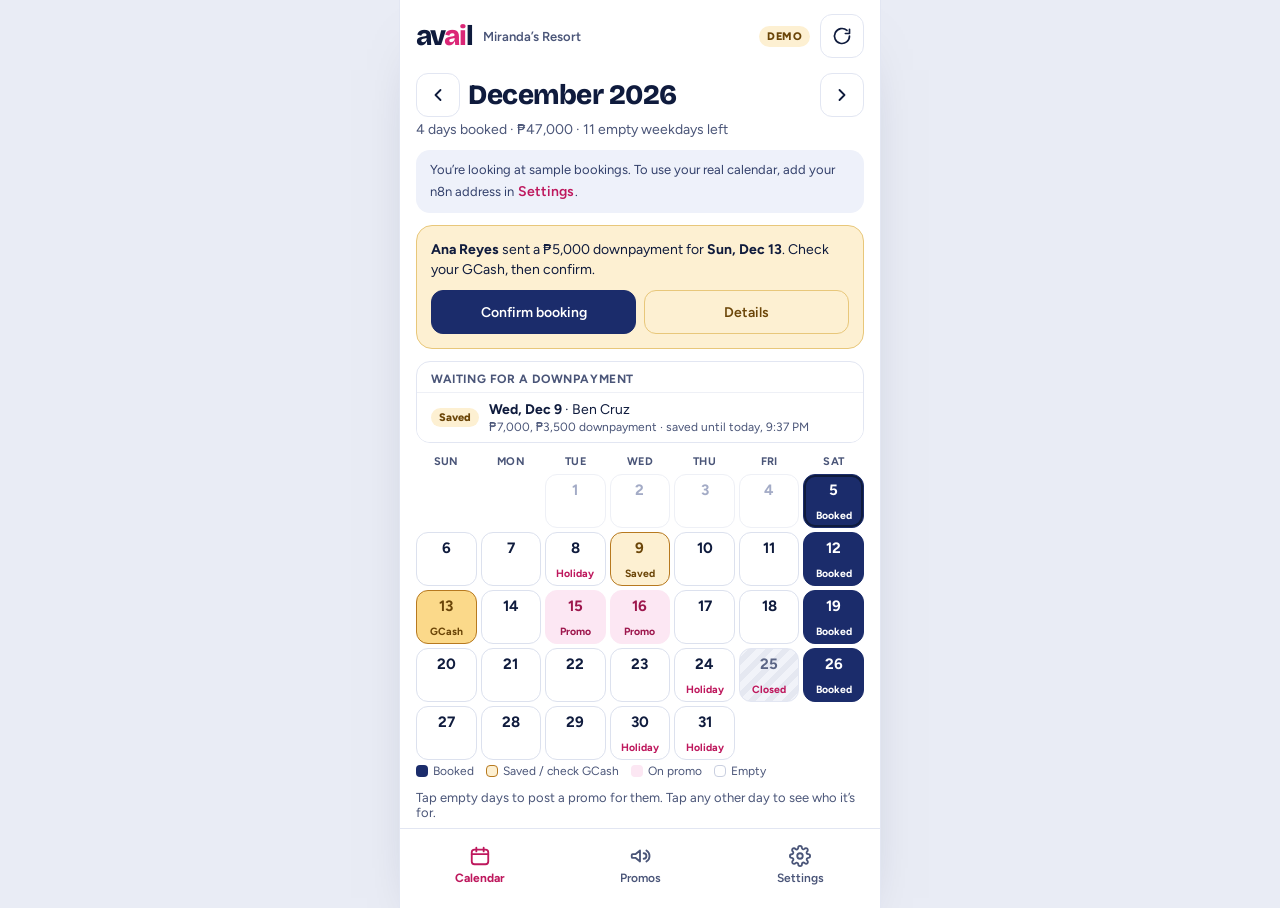
<file: index.html>
<!doctype html>
<html lang="en">
<head>
<meta charset="utf-8">
<meta name="viewport" content="width=device-width, initial-scale=1">
<title>avail</title>
<meta http-equiv="refresh" content="0; url=app/">
<link rel="canonical" href="app/">
<style>body{margin:0;min-height:100vh;display:grid;place-items:center;font-family:system-ui,sans-serif;background:#fff;color:#0F1B3D}a{color:#BE185D}</style>
</head>
<body>
<p>Opening the <a href="app/">avail app</a>…</p>
<script>location.replace('app/');</script>
</body>
</html>
</file>
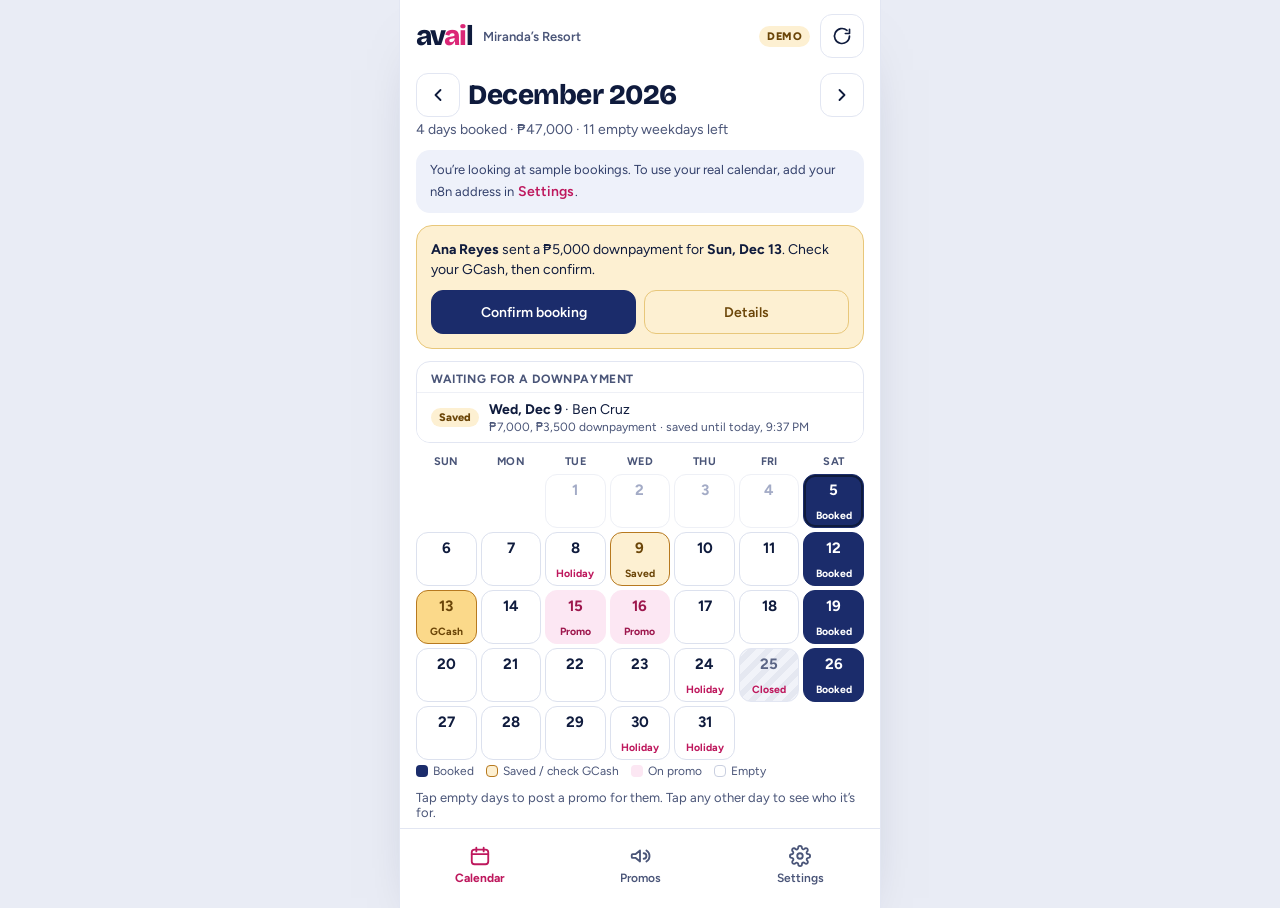
<file: app/index.html>
<!doctype html>
<html lang="en">
<head>
<meta charset="utf-8">
<meta name="viewport" content="width=device-width, initial-scale=1, viewport-fit=cover">
<meta name="theme-color" content="#1B2C6B">
<meta name="description" content="avail: fill empty resort days with Facebook promos, and answer guests with the exact price.">
<title>avail</title>
<link rel="manifest" href="manifest.webmanifest">
<link rel="icon" href="icon.svg" type="image/svg+xml">
<link rel="apple-touch-icon" href="icon-192.png">
<meta name="apple-mobile-web-app-capable" content="yes">
<meta name="apple-mobile-web-app-title" content="avail">
<link rel="preconnect" href="https://fonts.googleapis.com">
<link rel="preconnect" href="https://fonts.gstatic.com" crossorigin>
<link rel="stylesheet" href="https://fonts.googleapis.com/css2?family=Bricolage+Grotesque:opsz,wght@12..96,600;12..96,800&family=Figtree:wght@400;500;600;700;800&display=swap">
<link rel="stylesheet" href="app.css">
</head>
<body>
<div class="app">
  <header class="top">
    <div class="brand" aria-label="avail">av<span>ai</span>l</div>
    <div class="resort" id="resortName"></div>
    <span class="mode" id="mode" hidden>DEMO</span>
    <button type="button" class="iconbtn" id="refresh" data-act="refresh" aria-label="Refresh">
      <svg viewBox="0 0 24 24" fill="none" stroke="currentColor" stroke-width="2" stroke-linecap="round" stroke-linejoin="round" aria-hidden="true"><path d="M21 12a9 9 0 1 1-3-6.7"/><path d="M21 4v5h-5"/></svg>
    </button>
  </header>
  <main id="main" tabindex="-1"></main>
</div>

<div class="picksheet" id="pick" hidden></div>

<nav class="tabs" aria-label="Main">
  <button type="button" data-act="tab" data-view="calendar">
    <svg viewBox="0 0 24 24" fill="none" stroke="currentColor" stroke-width="2" stroke-linecap="round" stroke-linejoin="round" aria-hidden="true"><rect x="3" y="5" width="18" height="16" rx="3"/><path d="M3 10h18M8 3v4M16 3v4"/></svg>
    Calendar
  </button>
  <button type="button" data-act="tab" data-view="promos">
    <svg viewBox="0 0 24 24" fill="none" stroke="currentColor" stroke-width="2" stroke-linecap="round" stroke-linejoin="round" aria-hidden="true"><path d="M3 11v2a1 1 0 0 0 1 1h3l5 4V6L7 10H4a1 1 0 0 0-1 1z"/><path d="M16 9a3 3 0 0 1 0 6M19 6a7 7 0 0 1 0 12"/></svg>
    Promos
  </button>
  <button type="button" data-act="tab" data-view="settings">
    <svg viewBox="0 0 24 24" fill="none" stroke="currentColor" stroke-width="2" stroke-linecap="round" stroke-linejoin="round" aria-hidden="true"><circle cx="12" cy="12" r="3"/><path d="M19.4 15a1.7 1.7 0 0 0 .3 1.8l.1.1a2 2 0 1 1-2.8 2.8l-.1-.1a1.7 1.7 0 0 0-1.8-.3 1.7 1.7 0 0 0-1 1.5V21a2 2 0 1 1-4 0v-.1a1.7 1.7 0 0 0-1.1-1.5 1.7 1.7 0 0 0-1.8.3l-.1.1a2 2 0 1 1-2.8-2.8l.1-.1a1.7 1.7 0 0 0 .3-1.8 1.7 1.7 0 0 0-1.5-1H3a2 2 0 1 1 0-4h.1a1.7 1.7 0 0 0 1.5-1.1 1.7 1.7 0 0 0-.3-1.8l-.1-.1a2 2 0 1 1 2.8-2.8l.1.1a1.7 1.7 0 0 0 1.8.3H9a1.7 1.7 0 0 0 1-1.5V3a2 2 0 1 1 4 0v.1a1.7 1.7 0 0 0 1 1.5 1.7 1.7 0 0 0 1.8-.3l.1-.1a2 2 0 1 1 2.8 2.8l-.1.1a1.7 1.7 0 0 0-.3 1.8V9a1.7 1.7 0 0 0 1.5 1H21a2 2 0 1 1 0 4h-.1a1.7 1.7 0 0 0-1.5 1z"/></svg>
    Settings
  </button>
</nav>

<div class="overlay" id="sheet" hidden></div>
<div class="toast" id="toast" role="status" aria-live="polite" hidden></div>

<script src="../backend/engine/engine.js"></script>
<script src="demo.js"></script>
<script src="app.js"></script>
</body>
</html>
</file>
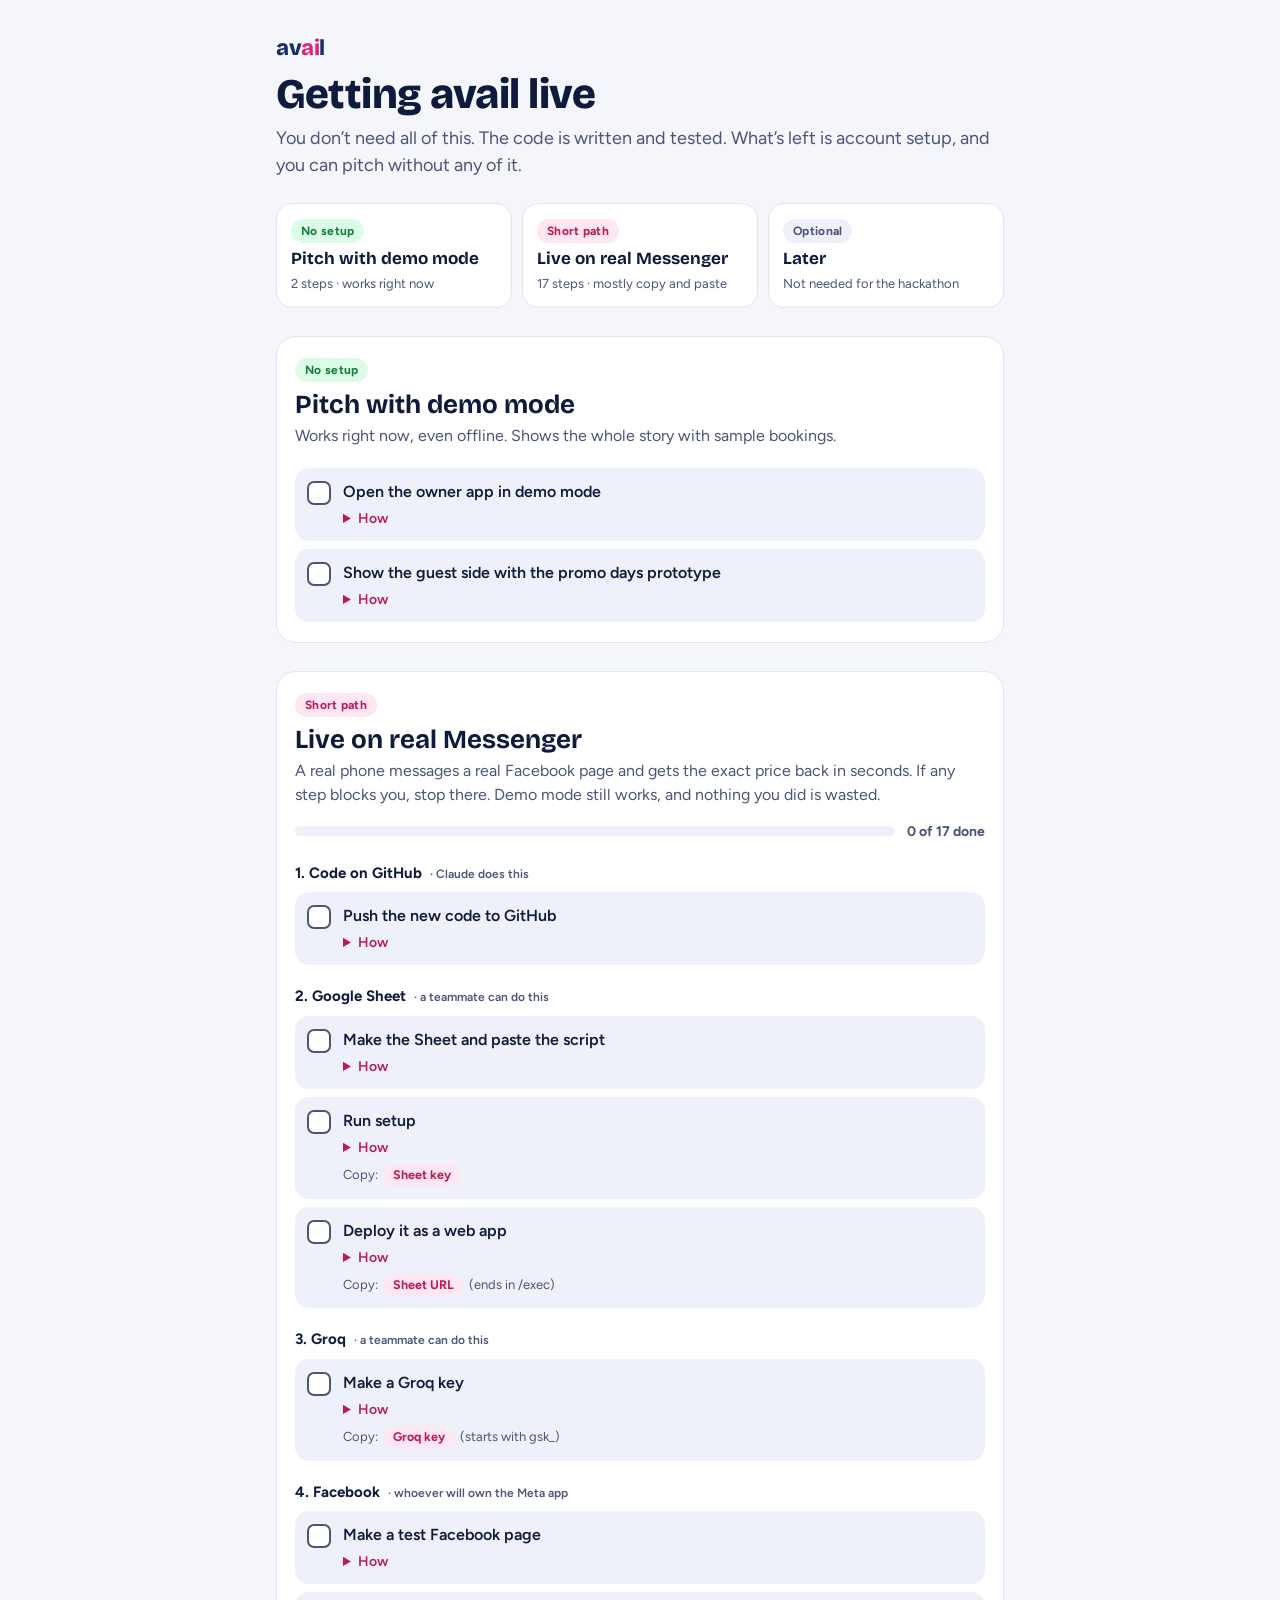
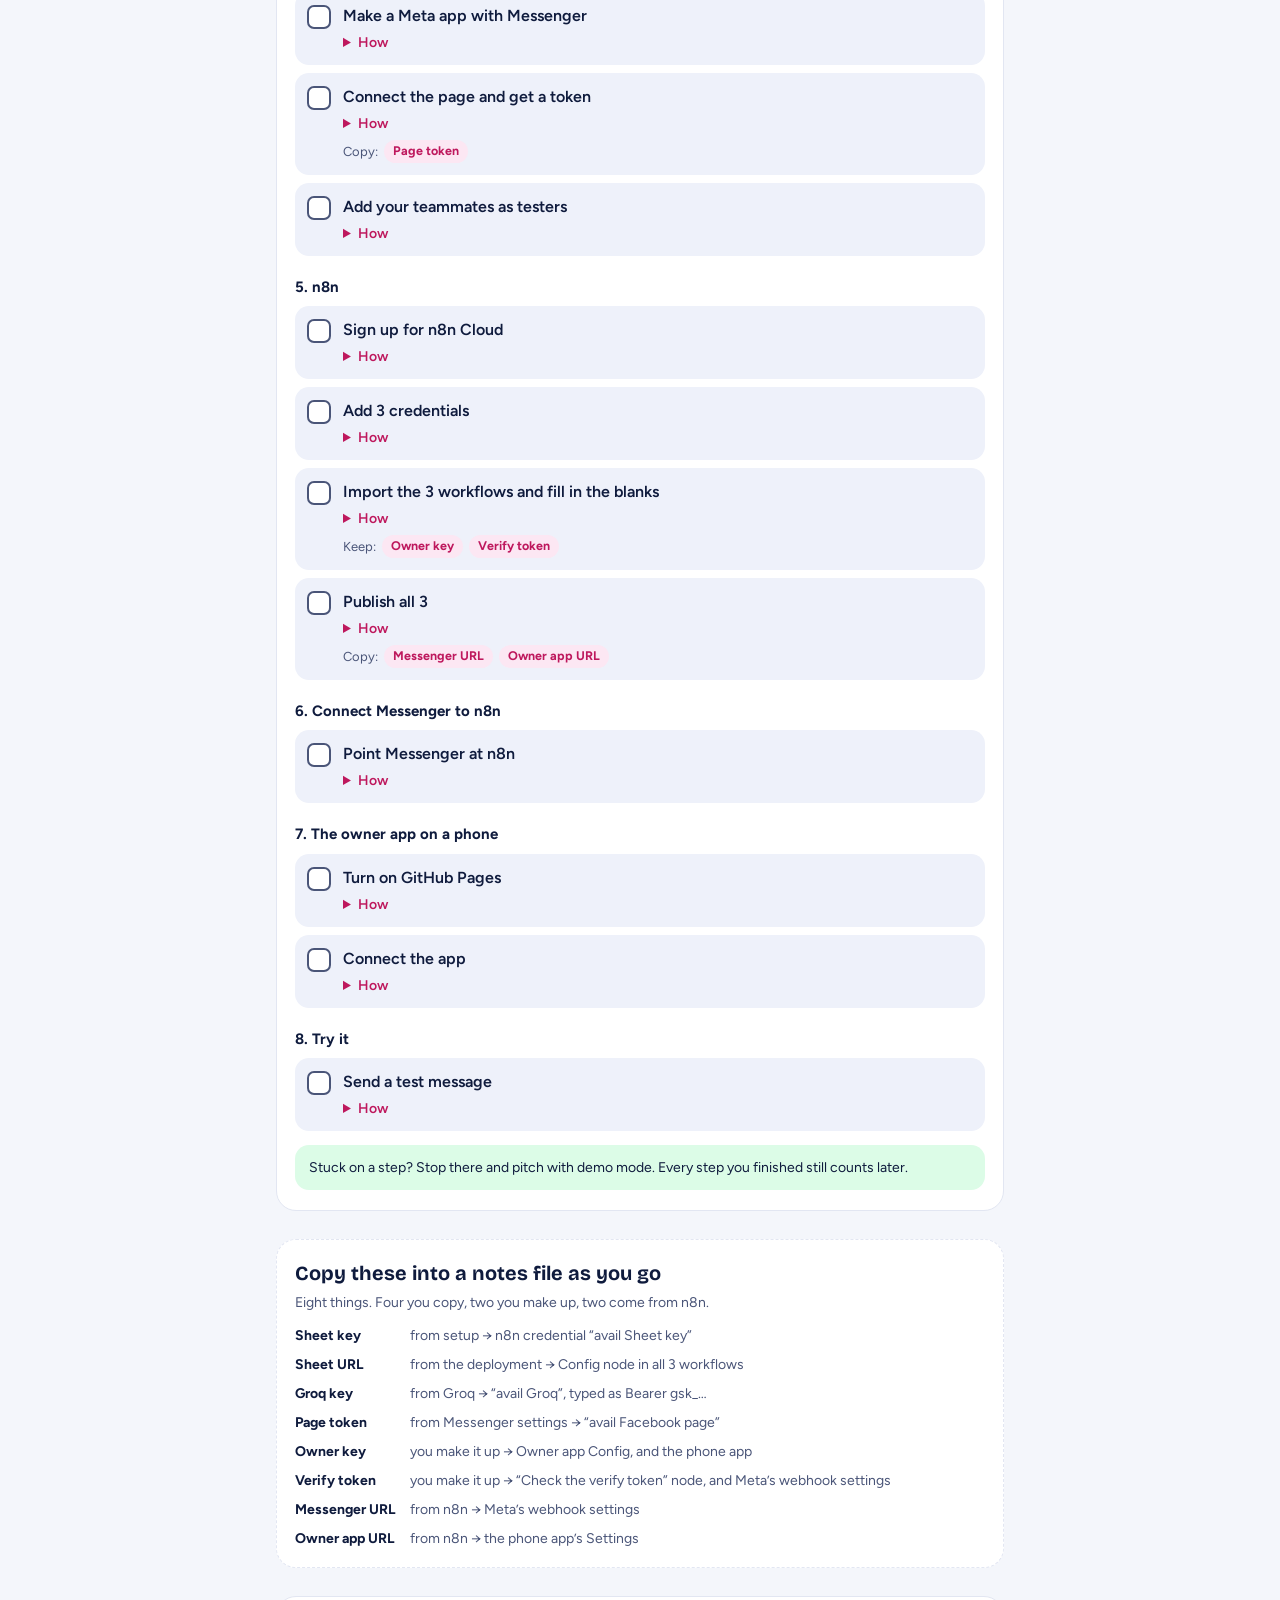
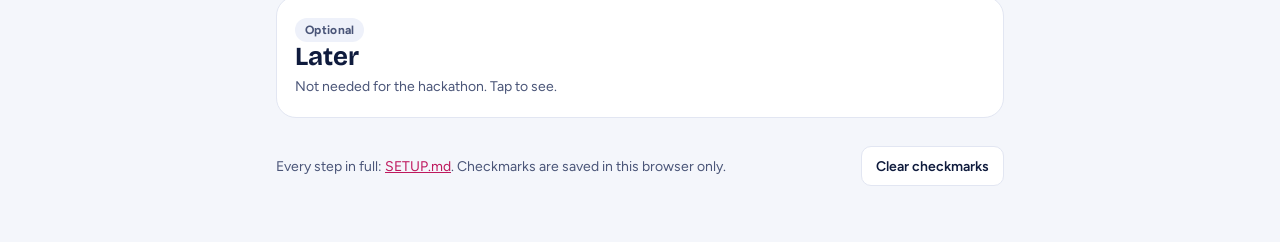
<file: checklist.html>
<!doctype html>
<html lang="en">
<head>
<meta charset="utf-8">
<meta name="viewport" content="width=device-width, initial-scale=1">
<title>avail setup checklist</title>
<link rel="preconnect" href="https://fonts.googleapis.com">
<link rel="preconnect" href="https://fonts.gstatic.com" crossorigin>
<link href="https://fonts.googleapis.com/css2?family=Bricolage+Grotesque:opsz,wght@12..96,700;12..96,800&family=Figtree:wght@400;500;600;700&display=swap" rel="stylesheet">
<style>
  :root {
    --bg: #F4F6FB; --card: #FFFFFF; --ink: #0F1B3D; --muted: #4A5578; --line: #E2E6F2; --soft: #EEF1FA;
    --navy: #1B2C6B; --pink: #DB2777; --pink-text: #BE185D; --pink-soft: #FCE7F3;
    --green: #15803D; --green-soft: #DCFCE7; --check: #DB2777;
  }
  @media (prefers-color-scheme: dark) {
    :root:not([data-theme="light"]) {
      --bg: #0B1022; --card: #131A33; --ink: #E8ECF8; --muted: #A3ADCB; --line: #26304F; --soft: #1B2442;
      --navy: #A9B8F5; --pink: #F472B6; --pink-text: #F9A8D4; --pink-soft: #3A1730;
      --green: #4ADE80; --green-soft: #12301F; --check: #F472B6;
    }
  }
  :root[data-theme="dark"] {
    --bg: #0B1022; --card: #131A33; --ink: #E8ECF8; --muted: #A3ADCB; --line: #26304F; --soft: #1B2442;
    --navy: #A9B8F5; --pink: #F472B6; --pink-text: #F9A8D4; --pink-soft: #3A1730;
    --green: #4ADE80; --green-soft: #12301F; --check: #F472B6;
  }
  * { box-sizing: border-box; }
  html { -webkit-text-size-adjust: 100%; }
  body { margin: 0; background: var(--bg); color: var(--ink); font-family: Figtree, "Segoe UI", system-ui, sans-serif; line-height: 1.5; }
  a { color: var(--pink-text); }
  code { font-family: Consolas, "Cascadia Mono", monospace; font-size: .92em; background: var(--soft); padding: 1px 6px; border-radius: 6px; overflow-wrap: anywhere; }
  .wrap { max-width: 760px; margin: 0 auto; padding: 32px 16px 56px; }
  .hfont { font-family: "Bricolage Grotesque", Figtree, sans-serif; }

  header .brand { font-family: "Bricolage Grotesque", Figtree, sans-serif; font-weight: 800; font-size: 22px; letter-spacing: -.5px; color: var(--navy); }
  header .brand span { color: var(--pink); }
  h1 { margin: 6px 0 8px; font-family: "Bricolage Grotesque", Figtree, sans-serif; font-weight: 800; font-size: clamp(30px, 6vw, 42px); line-height: 1.1; letter-spacing: -.5px; }
  .lead { margin: 0; font-size: 18px; color: var(--muted); max-width: 60ch; }

  .paths { display: grid; grid-template-columns: repeat(3, minmax(0, 1fr)); gap: 10px; margin: 24px 0 8px; }
  .paths a { display: block; text-decoration: none; color: var(--ink); background: var(--card); border: 1px solid var(--line); border-radius: 16px; padding: 14px; }
  .paths a:hover { border-color: var(--pink); }
  .paths b { display: block; font-family: "Bricolage Grotesque", Figtree, sans-serif; font-size: 17px; margin-top: 6px; line-height: 1.2; }
  .paths small { display: block; color: var(--muted); font-size: 13px; margin-top: 4px; }
  @media (max-width: 560px) { .paths { grid-template-columns: 1fr; } }

  .badge { display: inline-block; font-size: 12px; font-weight: 700; letter-spacing: .3px; padding: 3px 10px; border-radius: 999px; }
  .badge.green { background: var(--green-soft); color: var(--green); }
  .badge.pink { background: var(--pink-soft); color: var(--pink-text); }
  .badge.grey { background: var(--soft); color: var(--muted); }

  .path { margin-top: 28px; background: var(--card); border: 1px solid var(--line); border-radius: 20px; padding: 20px 18px; }
  .path h2 { margin: 8px 0 4px; font-family: "Bricolage Grotesque", Figtree, sans-serif; font-size: 26px; line-height: 1.15; }
  .path > p, .path-head p { margin: 0; color: var(--muted); }
  .progress { display: flex; align-items: center; gap: 12px; margin-top: 14px; }
  .bar { flex: 1; height: 10px; border-radius: 999px; background: var(--soft); overflow: hidden; }
  .bar i { display: block; height: 100%; width: 0; background: linear-gradient(90deg, var(--navy), var(--pink)); border-radius: 999px; transition: width .2s; }
  .progress span { font-size: 14px; font-weight: 700; color: var(--muted); white-space: nowrap; }

  .group { margin-top: 20px; }
  .group h3 { margin: 0 0 8px; font-size: 15px; display: flex; align-items: baseline; gap: 8px; flex-wrap: wrap; }
  .group h3 .who { font-size: 12px; font-weight: 600; color: var(--muted); }
  .steps { list-style: none; margin: 0; padding: 0; display: flex; flex-direction: column; gap: 8px; }
  .step { display: flex; gap: 12px; align-items: flex-start; padding: 12px; border-radius: 14px; background: var(--soft); }
  .step input { appearance: none; width: 24px; height: 24px; margin: 1px 0 0; flex-shrink: 0; border: 2px solid var(--muted); border-radius: 7px; background: var(--card); cursor: pointer; display: grid; place-items: center; }
  .step input:checked { background: var(--check); border-color: var(--check); }
  .step input:checked::after { content: ""; width: 6px; height: 11px; border: solid #fff; border-width: 0 2.5px 2.5px 0; transform: rotate(45deg) translate(-1px, -1px); }
  .step input:focus-visible, summary:focus-visible, button:focus-visible, .paths a:focus-visible { outline: 3px solid var(--pink); outline-offset: 2px; }
  .step .body { flex: 1; min-width: 0; }
  .step label { font-weight: 600; cursor: pointer; }
  .step.done label { text-decoration: line-through; color: var(--muted); }
  .step details { margin-top: 4px; }
  .step summary { cursor: pointer; color: var(--pink-text); font-size: 14px; font-weight: 600; width: fit-content; }
  .step details p, .step details ul { margin: 6px 0 0; font-size: 14px; color: var(--muted); }
  .step details ul { padding-left: 18px; }
  .copy { margin-top: 6px; display: flex; flex-wrap: wrap; gap: 6px; align-items: center; font-size: 13px; color: var(--muted); }
  .chip { display: inline-block; padding: 2px 9px; border-radius: 999px; background: var(--pink-soft); color: var(--pink-text); font-weight: 700; font-size: 12.5px; }

  .values { margin-top: 28px; border: 1px dashed var(--line); border-radius: 20px; padding: 18px; background: var(--card); }
  .values h2 { margin: 0 0 4px; font-family: "Bricolage Grotesque", Figtree, sans-serif; font-size: 20px; }
  .values p { margin: 0 0 12px; color: var(--muted); font-size: 14px; }
  .values dl { display: grid; grid-template-columns: max-content 1fr; gap: 8px 14px; margin: 0; font-size: 14px; }
  .values dt { font-weight: 700; }
  .values dd { margin: 0; color: var(--muted); }
  @media (max-width: 480px) { .values dl { grid-template-columns: 1fr; gap: 2px; } .values dd { margin-bottom: 8px; } }

  .later summary { cursor: pointer; list-style: none; }
  .later summary::-webkit-details-marker { display: none; }
  .later summary h2 { display: inline; }
  .later summary .hint { display: block; color: var(--muted); font-size: 14px; margin-top: 4px; }
  .later ul { margin: 14px 0 0; padding-left: 20px; color: var(--muted); }
  .later li { margin-bottom: 8px; }
  .later li b { color: var(--ink); }

  footer { margin-top: 28px; display: flex; justify-content: space-between; align-items: center; gap: 12px; flex-wrap: wrap; font-size: 14px; color: var(--muted); }
  footer button { min-height: 40px; padding: 0 14px; border-radius: 10px; border: 1px solid var(--line); background: var(--card); color: var(--ink); font: 600 14px Figtree, sans-serif; cursor: pointer; }
  .note { margin-top: 14px; padding: 12px 14px; border-radius: 14px; background: var(--green-soft); color: var(--ink); font-size: 14px; }
</style>
</head>
<body>
<main class="wrap">
  <header>
    <div class="brand">av<span>ai</span>l</div>
    <h1>Getting avail live</h1>
    <p class="lead">You don’t need all of this. The code is written and tested. What’s left is account setup, and you can pitch without any of it.</p>
  </header>

  <nav class="paths" aria-label="Pick a path">
    <a href="#demo"><span class="badge green">No setup</span><b>Pitch with demo mode</b><small>2 steps · works right now</small></a>
    <a href="#live"><span class="badge pink">Short path</span><b>Live on real Messenger</b><small>17 steps · mostly copy and paste</small></a>
    <a href="#later"><span class="badge grey">Optional</span><b>Later</b><small>Not needed for the hackathon</small></a>
  </nav>

  <!-- Path A -->
  <section class="path" id="demo">
    <span class="badge green">No setup</span>
    <h2>Pitch with demo mode</h2>
    <p>Works right now, even offline. Shows the whole story with sample bookings.</p>
    <div class="group">
      <ol class="steps">
        <li class="step">
          <input type="checkbox" id="a1" data-path="a">
          <div class="body">
            <label for="a1">Open the owner app in demo mode</label>
            <details><summary>How</summary>
              <p>In the <code>avail-ph</code> folder, run <code>python -m http.server 8765</code>, then open <code>http://localhost:8765/app/</code>. Once the code is on GitHub with Pages turned on, the GitHub address works on any phone too.</p>
              <p>It starts with sample bookings. You can pick empty days, draft a post, publish it as a promo, and confirm a guest’s downpayment.</p>
            </details>
          </div>
        </li>
        <li class="step">
          <input type="checkbox" id="a2" data-path="a">
          <div class="body">
            <label for="a2">Show the guest side with the promo days prototype</label>
            <details><summary>How</summary>
              <p>Open <code>promo-days.html</code> from the same folder, or the <a href="https://claude.ai/artifact/7SY22QvDburFmsG8zeSDRy" target="_blank" rel="noopener">published promo days page</a>. Use “Try it as a guest” to show a guest getting the exact price and the day being saved for them.</p>
            </details>
          </div>
        </li>
      </ol>
    </div>
  </section>

  <!-- Path B -->
  <section class="path" id="live">
    <span class="badge pink">Short path</span>
    <h2>Live on real Messenger</h2>
    <p>A real phone messages a real Facebook page and gets the exact price back in seconds. If any step blocks you, stop there. Demo mode still works, and nothing you did is wasted.</p>
    <div class="progress"><div class="bar" aria-hidden="true"><i></i></div><span id="count" role="status">0 of 17 done</span></div>

    <div class="group">
      <h3>1. Code on GitHub <span class="who">· Claude does this</span></h3>
      <ol class="steps">
        <li class="step"><input type="checkbox" id="b1" data-path="b"><div class="body">
          <label for="b1">Push the new code to GitHub</label>
          <details><summary>How</summary><p>Tell Claude “push it”. The code is only on your computer right now.</p></details>
        </div></li>
      </ol>
    </div>

    <div class="group">
      <h3>2. Google Sheet <span class="who">· a teammate can do this</span></h3>
      <ol class="steps">
        <li class="step"><input type="checkbox" id="b2" data-path="b"><div class="body">
          <label for="b2">Make the Sheet and paste the script</label>
          <details><summary>How</summary><p>New Google Sheet → Extensions → Apps Script → delete what’s there → paste everything from <code>backend/sheet/Code.gs</code> → Save.</p></details>
        </div></li>
        <li class="step"><input type="checkbox" id="b3" data-path="b"><div class="body">
          <label for="b3">Run setup</label>
          <details><summary>How</summary><p>Pick <code>setup</code> in the function menu at the top → Run → allow access. If Google says it hasn’t verified the app, click Advanced → Go to avail. It’s your own script. A box then shows the key.</p></details>
          <div class="copy">Copy: <span class="chip">Sheet key</span></div>
        </div></li>
        <li class="step"><input type="checkbox" id="b4" data-path="b"><div class="body">
          <label for="b4">Deploy it as a web app</label>
          <details><summary>How</summary><p>Deploy → New deployment → Web app. Execute as: Me. Who has access: Anyone → Deploy.</p></details>
          <div class="copy">Copy: <span class="chip">Sheet URL</span> (ends in /exec)</div>
        </div></li>
      </ol>
    </div>

    <div class="group">
      <h3>3. Groq <span class="who">· a teammate can do this</span></h3>
      <ol class="steps">
        <li class="step"><input type="checkbox" id="b5" data-path="b"><div class="body">
          <label for="b5">Make a Groq key</label>
          <details><summary>How</summary><p>Sign up at <code>console.groq.com</code> (free plan) → API Keys → Create API Key.</p></details>
          <div class="copy">Copy: <span class="chip">Groq key</span> (starts with gsk_)</div>
        </div></li>
      </ol>
    </div>

    <div class="group">
      <h3>4. Facebook <span class="who">· whoever will own the Meta app</span></h3>
      <ol class="steps">
        <li class="step"><input type="checkbox" id="b6" data-path="b"><div class="body">
          <label for="b6">Make a test Facebook page</label>
          <details><summary>How</summary><p>Any name, like “avail demo resort”. Don’t use the resort’s real page. Use an established Facebook account: brand-new ones sometimes get blocked from Meta’s developer tools.</p></details>
        </div></li>
        <li class="step"><input type="checkbox" id="b7" data-path="b"><div class="body">
          <label for="b7">Make a Meta app with Messenger</label>
          <details><summary>How</summary><p><code>developers.facebook.com</code> → register as a developer if asked → My Apps → Create App → pick the Messenger option (Business type if it asks).</p></details>
        </div></li>
        <li class="step"><input type="checkbox" id="b8" data-path="b"><div class="body">
          <label for="b8">Connect the page and get a token</label>
          <details><summary>How</summary><p>In the app’s Messenger settings, connect your test page, then click Generate token. If replies stop working later, generate a new one.</p></details>
          <div class="copy">Copy: <span class="chip">Page token</span></div>
        </div></li>
        <li class="step"><input type="checkbox" id="b9" data-path="b"><div class="body">
          <label for="b9">Add your teammates as testers</label>
          <details><summary>How</summary><p>App roles → Add Testers. Each teammate has to accept the invite. Until Meta reviews the app, only people with a role on it get replies.</p></details>
        </div></li>
      </ol>
    </div>

    <div class="group">
      <h3>5. n8n</h3>
      <ol class="steps">
        <li class="step"><input type="checkbox" id="b10" data-path="b"><div class="body">
          <label for="b10">Sign up for n8n Cloud</label>
          <details><summary>How</summary><p>Free trial at <code>n8n.io</code>. Note when the trial ends.</p></details>
        </div></li>
        <li class="step"><input type="checkbox" id="b11" data-path="b"><div class="body">
          <label for="b11">Add 3 credentials</label>
          <details><summary>How</summary>
            <p>Credentials → Create. The names must match exactly, because the workflows find them by name:</p>
            <ul>
              <li><code>avail Sheet key</code>: Query Auth. Name <code>key</code>, value = your Sheet key.</li>
              <li><code>avail Groq</code>: Header Auth. Name <code>Authorization</code>, value = <code>Bearer </code> + your Groq key (with the space).</li>
              <li><code>avail Facebook page</code>: Query Auth. Name <code>access_token</code>, value = your Page token.</li>
            </ul>
          </details>
        </div></li>
        <li class="step"><input type="checkbox" id="b12" data-path="b"><div class="body">
          <label for="b12">Import the 3 workflows and fill in the blanks</label>
          <details><summary>How</summary>
            <ul>
              <li>Workflows → Create → ⋯ → Import from File, once for each file in <code>backend/n8n/my-workflows/</code> on this computer. Your Sheet URL is already filled in there. (Using the blank copies in <code>backend/n8n/workflows/</code> instead? Then paste the Sheet URL into the <code>Config</code> node of all three.)</li>
              <li>In “avail · Owner app” Config, set <code>ownerKey</code> to a long word you make up.</li>
              <li>In “avail · Messenger”, open “Check the verify token” and replace <code>CHANGE-ME-TOO</code> with another word you make up.</li>
            </ul>
          </details>
          <div class="copy">Keep: <span class="chip">Owner key</span> <span class="chip">Verify token</span></div>
        </div></li>
        <li class="step"><input type="checkbox" id="b13" data-path="b"><div class="body">
          <label for="b13">Publish all 3</label>
          <details><summary>How</summary><p>Click Publish on each workflow. Then open the nodes “Guest message comes in” and “Owner app request”, switch to Production URL, and copy both.</p></details>
          <div class="copy">Copy: <span class="chip">Messenger URL</span> <span class="chip">Owner app URL</span></div>
        </div></li>
      </ol>
    </div>

    <div class="group">
      <h3>6. Connect Messenger to n8n</h3>
      <ol class="steps">
        <li class="step"><input type="checkbox" id="b14" data-path="b"><div class="body">
          <label for="b14">Point Messenger at n8n</label>
          <details><summary>How</summary><p>Meta app → Messenger settings → Configure webhooks. Callback URL = your Messenger URL. Verify token = your verify token → Verify and save. Then subscribe your page to <code>messages</code>.</p></details>
        </div></li>
      </ol>
    </div>

    <div class="group">
      <h3>7. The owner app on a phone</h3>
      <ol class="steps">
        <li class="step"><input type="checkbox" id="b15" data-path="b"><div class="body">
          <label for="b15">Turn on GitHub Pages</label>
          <details><summary>How</summary><p>Repo Settings → Pages → Deploy from a branch → <code>main</code>, <code>/ (root)</code>. The repo has to be public on a free GitHub plan. The app will be at <code>https://&lt;your-github-name&gt;.github.io/avail/app/</code>.</p></details>
        </div></li>
        <li class="step"><input type="checkbox" id="b16" data-path="b"><div class="body">
          <label for="b16">Connect the app</label>
          <details><summary>How</summary><p>Open that address on the phone → Settings → turn off sample data → paste the Owner app URL and your owner key → Save and connect. Then add it to the home screen.</p></details>
        </div></li>
      </ol>
    </div>

    <div class="group">
      <h3>8. Try it</h3>
      <ol class="steps">
        <li class="step"><input type="checkbox" id="b17" data-path="b"><div class="body">
          <label for="b17">Send a test message</label>
          <details><summary>How</summary><p>From a tester’s Facebook account, message the page: “avail pa po Nov 20? 15 kami overnight”. The price should come back within a few seconds, and Nov 20 should show as Saved in the app. If not, open Executions in n8n and look for a red node.</p></details>
        </div></li>
      </ol>
    </div>

    <div class="note">Stuck on a step? Stop there and pitch with demo mode. Every step you finished still counts later.</div>
  </section>

  <aside class="values" aria-labelledby="values-title">
    <h2 id="values-title">Copy these into a notes file as you go</h2>
    <p>Eight things. Four you copy, two you make up, two come from n8n.</p>
    <dl>
      <dt>Sheet key</dt><dd>from setup → n8n credential “avail Sheet key”</dd>
      <dt>Sheet URL</dt><dd>from the deployment → Config node in all 3 workflows</dd>
      <dt>Groq key</dt><dd>from Groq → “avail Groq”, typed as Bearer gsk_…</dd>
      <dt>Page token</dt><dd>from Messenger settings → “avail Facebook page”</dd>
      <dt>Owner key</dt><dd>you make it up → Owner app Config, and the phone app</dd>
      <dt>Verify token</dt><dd>you make it up → “Check the verify token” node, and Meta’s webhook settings</dd>
      <dt>Messenger URL</dt><dd>from n8n → Meta’s webhook settings</dd>
      <dt>Owner app URL</dt><dd>from n8n → the phone app’s Settings</dd>
    </dl>
  </aside>

  <!-- Path C -->
  <section class="path later" id="later">
    <details>
      <summary><span class="badge grey">Optional</span><br><h2>Later</h2><span class="hint">Not needed for the hackathon. Tap to see.</span></summary>
      <ul>
        <li><b>The owner’s real details.</b> GCash number and name, check-in and check-out times, pets, food, parking. Until then, replies show a sample GCash number, and unanswered questions go to the owner.</li>
        <li><b>Required before the real resort goes live:</b> enter every upcoming booking from the owner’s notebook and calendar using “Mark as booked”, then keep walk-ins and phone bookings up to date in avail.</li>
        <li><b>Posting straight to Facebook from the app.</b> Needs the Page ID and a token that can post (SETUP.md, part 3). Until then, use “Copy it, I’ll post it myself”.</li>
        <li><b>Phone alerts</b> with the free ntfy app (SETUP.md, part 7).</li>
        <li><b>Meta App Review</b>, so every guest gets replies and you can switch to the resort’s real page.</li>
        <li><b>Moving n8n off the trial:</b> run it yourself for free, or pay.</li>
        <li><b>PayMongo GCash links</b>, so downpayments confirm themselves.</li>
      </ul>
    </details>
  </section>

  <footer>
    <span>Every step in full: <a href="SETUP.md">SETUP.md</a>. Checkmarks are saved in this browser only.</span>
    <button type="button" id="reset">Clear checkmarks</button>
  </footer>
</main>

<script>
(() => {
  const KEY = 'avail.checklist.v1';
  let done = {};
  try { done = JSON.parse(localStorage.getItem(KEY) || '{}') || {}; } catch (e) { done = {}; }
  const boxes = [...document.querySelectorAll('.step input[type=checkbox]')];
  const save = () => { try { localStorage.setItem(KEY, JSON.stringify(done)); } catch (e) { /* private window: keep in memory */ } };
  function update() {
    const live = boxes.filter(b => b.dataset.path === 'b');
    const n = live.filter(b => b.checked).length;
    document.getElementById('count').textContent = `${n} of ${live.length} done`;
    document.querySelector('.bar i').style.width = `${(n / live.length) * 100}%`;
    for (const b of boxes) b.closest('.step').classList.toggle('done', b.checked);
  }
  for (const b of boxes) {
    b.checked = !!done[b.id];
    b.addEventListener('change', () => { done[b.id] = b.checked; save(); update(); });
  }
  document.getElementById('reset').addEventListener('click', () => {
    done = {};
    for (const b of boxes) b.checked = false;
    try { localStorage.removeItem(KEY); } catch (e) { /* ignore */ }
    update();
  });
  update();
})();
</script>
</body>
</html>
</file>
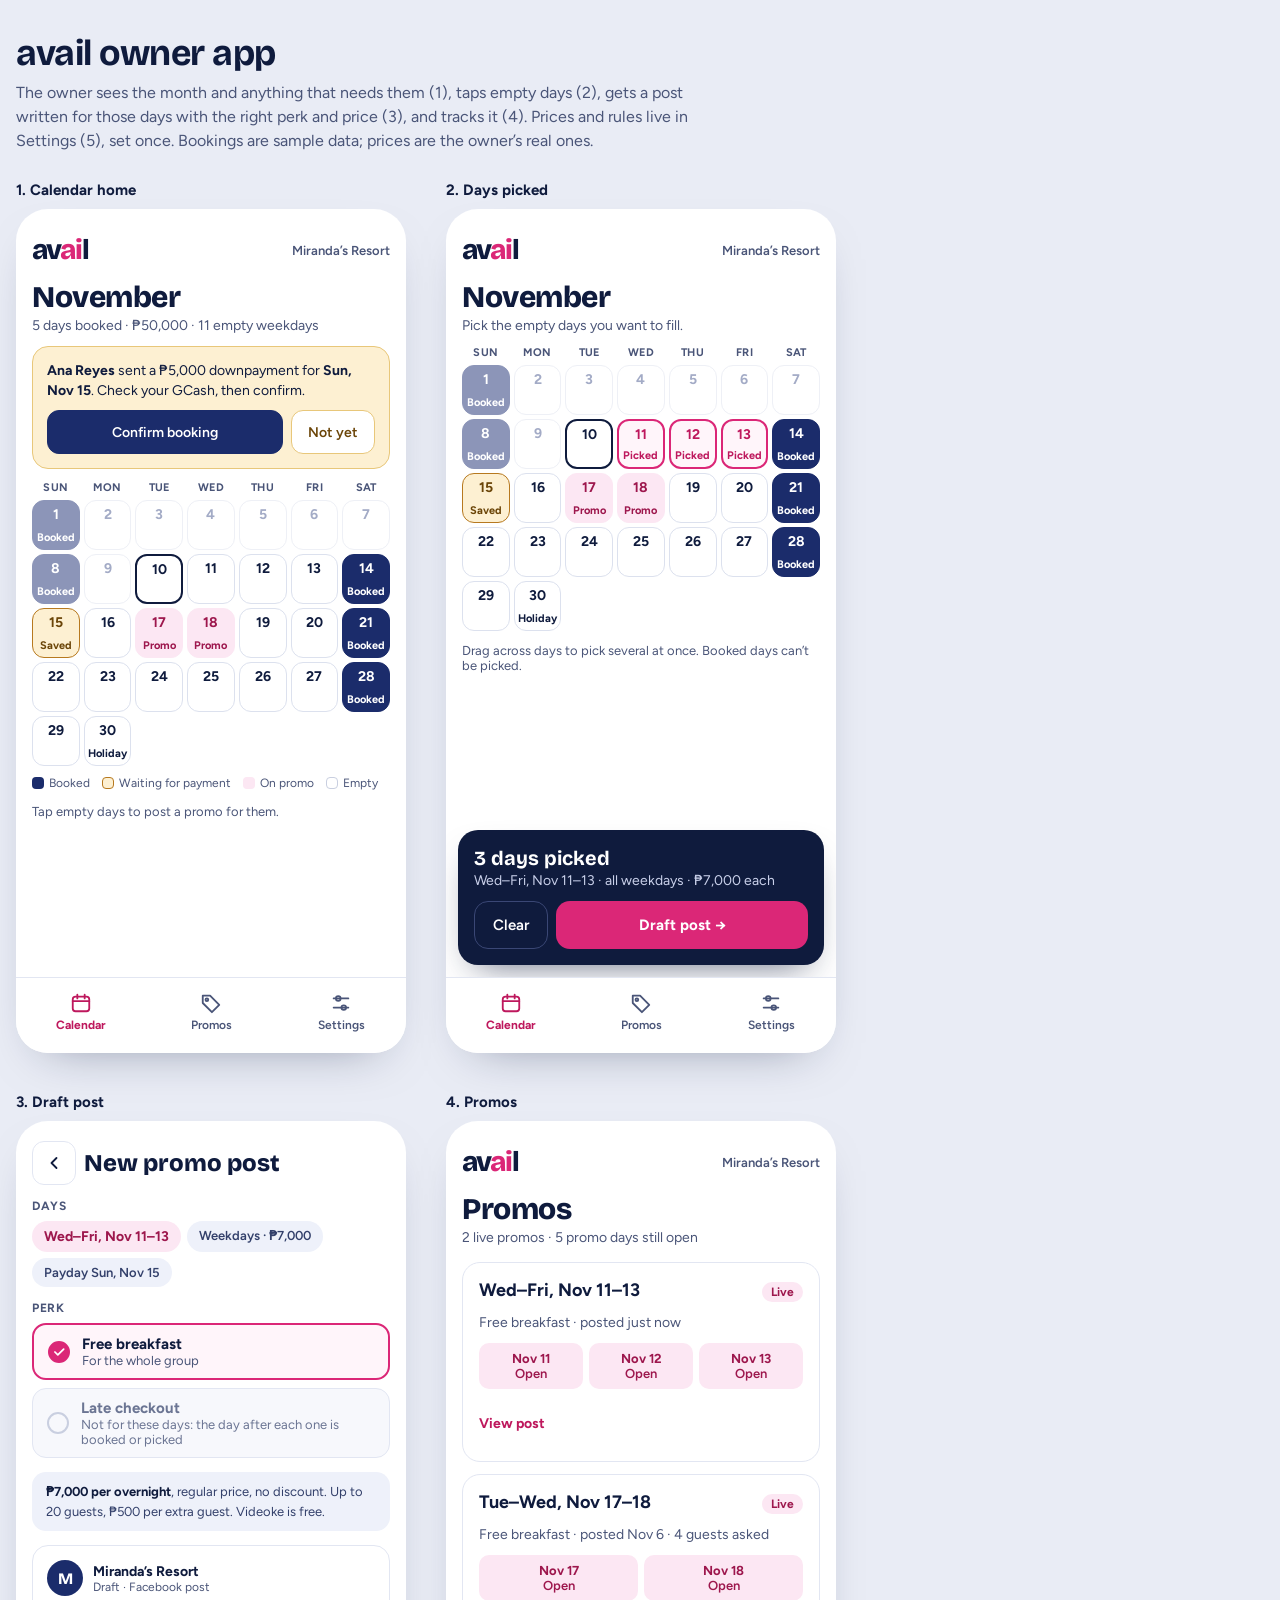
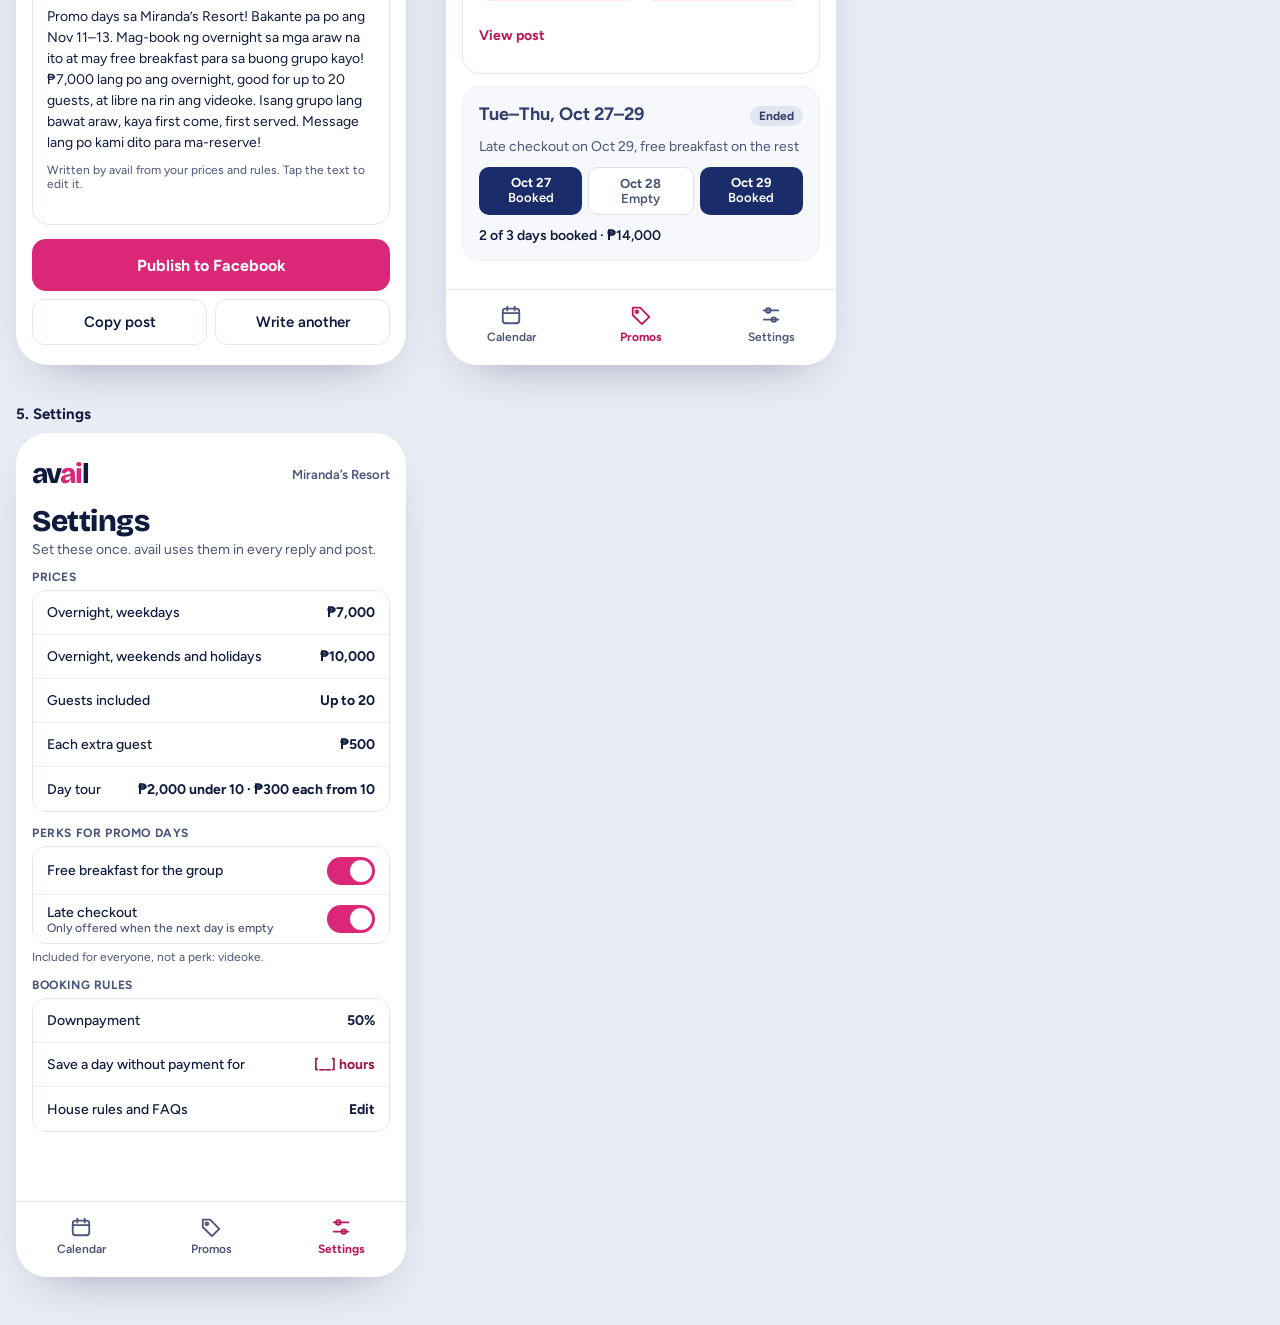
<file: mockups.html>
<!doctype html>
<html lang="en">
<head>
<meta charset="utf-8">
<meta name="viewport" content="width=device-width, initial-scale=1">
<title>avail App Mockups</title>
<link rel="preconnect" href="https://fonts.googleapis.com">
<link rel="stylesheet" href="https://fonts.googleapis.com/css2?family=Bricolage+Grotesque:opsz,wght@12..96,600;12..96,800&family=Figtree:wght@400;500;600;700&display=swap">
<style>
:root{
  --ink:#0F1B3D; --muted:#4A5578; --line:#E2E6F2; --soft:#EEF1FA;
  --navy:#1B2C6B; --pink:#DB2777; --pink-text:#BE185D; --pink-deep:#9D174D; --pink-soft:#FCE7F3;
  --amber-soft:#FDF0D2; --amber:#B7791F; --amber-text:#6B4508; --page:#E9ECF5;
}
*{box-sizing:border-box}
body{margin:0;background:var(--page);color:var(--ink);font-family:Figtree,"Segoe UI",sans-serif}
.wrap{max-width:2200px;margin:0 auto;padding:32px max(16px,env(safe-area-inset-left,0px)) 48px max(16px,env(safe-area-inset-right,0px))}
.intro h1{margin:0;font-family:"Bricolage Grotesque",sans-serif;font-size:36px;letter-spacing:-.5px}
.intro p{margin:6px 0 0;color:var(--muted);max-width:70ch;line-height:1.5}
.row{display:flex;flex-wrap:wrap;gap:40px;margin-top:28px;align-items:flex-start}
figure{margin:0;display:flex;flex-direction:column;gap:10px}
figcaption{font-weight:700;font-size:15px}
.phone{width:390px;height:844px;max-width:100%;border-radius:32px;background:#fff;box-shadow:0 20px 50px -30px rgba(15,27,61,.5);position:relative;overflow:hidden;display:flex;flex-direction:column}
.top{padding:24px 16px 8px;display:flex;justify-content:space-between;align-items:center}
.brand{font-family:"Bricolage Grotesque",sans-serif;font-weight:800;font-size:28px;letter-spacing:-1px}
.brand span{color:var(--pink)}
.resort{font-size:13px;color:var(--muted);font-weight:600}
.head{padding:4px 16px 12px}
.head h2{margin:0;font-family:"Bricolage Grotesque",sans-serif;font-size:30px;font-weight:800;letter-spacing:-.5px}
.head p{margin:2px 0 0;font-size:14px;color:var(--muted)}
.alert{margin:0 16px 12px;padding:14px;border-radius:16px;background:var(--amber-soft);border:1px solid #E8C77A;display:flex;flex-direction:column;gap:10px}
.alert p{margin:0;font-size:14px;line-height:1.4}
.btnrow{display:flex;gap:8px}
.btn{min-height:44px;border-radius:12px;font:600 14px Figtree,sans-serif;border:1px solid var(--line);background:#fff;color:var(--ink);padding:0 16px;cursor:pointer}
.btn.navy{background:var(--navy);border-color:var(--navy);color:#fff;flex:1}
.btn.amber{border-color:#E8C77A;color:var(--amber-text)}
.cal{margin:0 16px;display:flex;flex-direction:column;gap:6px}
.dow,.grid{display:grid;grid-template-columns:repeat(7,minmax(0,1fr));gap:4px}
.dow span{font-size:11px;font-weight:700;color:var(--muted);text-align:center;letter-spacing:.4px}
.day{height:50px;border-radius:12px;padding:5px 0 6px;display:flex;flex-direction:column;align-items:center;justify-content:space-between;font-family:Figtree,sans-serif;background:#fff;color:var(--ink);border:1px solid #DCE1EE;cursor:pointer}
.day b{font-size:14px}
.day small{font-size:11px;font-weight:700;line-height:1}
.day.blank{visibility:hidden}
.day.past{color:#A3ABC6;border-color:#EEF0F6}
.day.booked{background:var(--navy);border-color:var(--navy);color:#fff}
.day.booked.past{background:#8C95B8;border-color:#8C95B8;color:#fff}
.day.saved{background:var(--amber-soft);border-color:var(--amber);color:var(--amber-text)}
.day.promo{background:var(--pink-soft);border-color:var(--pink-soft);color:var(--pink-deep)}
.day.picked{background:#FFF5FA;border:2px solid var(--pink);color:var(--pink-text)}
.day.today{border:2px solid var(--ink)}
.legend{display:flex;flex-wrap:wrap;gap:6px 12px;font-size:12px;color:var(--muted);padding-top:4px}
.legend span{display:inline-flex;align-items:center;gap:5px}
.legend i{width:12px;height:12px;border-radius:4px;display:inline-block}
.hint{margin:14px 16px 0;font-size:13px;color:var(--muted)}
.tabs{position:absolute;left:0;right:0;bottom:0;height:76px;padding-bottom:8px;border-top:1px solid var(--line);background:#fff;display:grid;grid-template-columns:repeat(3,minmax(0,1fr))}
.tabs a{display:flex;flex-direction:column;align-items:center;justify-content:center;gap:4px;text-decoration:none;color:var(--muted);font-size:12px;font-weight:600}
.tabs a.on{color:var(--pink-text);font-weight:700}
.sheet{position:absolute;left:12px;right:12px;bottom:88px;padding:16px;border-radius:20px;background:var(--ink);color:#fff;display:flex;flex-direction:column;gap:12px;box-shadow:0 16px 36px -18px rgba(15,27,61,.7)}
.sheet b{font-family:"Bricolage Grotesque",sans-serif;font-size:20px}
.sheet span{font-size:14px;color:#C9D0EA}
.sheet .clear{min-height:48px;padding:0 18px;border:1px solid #3A4775;border-radius:14px;background:transparent;color:#fff;font:600 15px Figtree,sans-serif}
.pinkbtn{flex:1;min-height:48px;border-radius:14px;background:var(--pink);color:#fff;font:700 15px Figtree,sans-serif;text-decoration:none;display:flex;align-items:center;justify-content:center;gap:8px;border:0}
.screen{padding:20px 16px;display:flex;flex-direction:column;gap:14px;height:100%}
.back{display:flex;align-items:center;gap:8px}
.back a{width:44px;height:44px;border-radius:12px;border:1px solid var(--line);display:flex;align-items:center;justify-content:center;color:var(--ink)}
.back h2{margin:0;font-family:"Bricolage Grotesque",sans-serif;font-size:24px;font-weight:800}
.label{font-size:12px;font-weight:700;letter-spacing:.6px;color:var(--muted)}
.chips{display:flex;flex-wrap:wrap;gap:6px}
.chip{padding:7px 12px;border-radius:999px;background:var(--soft);color:#33406B;font-size:13px;font-weight:600}
.chip.pink{background:var(--pink-soft);color:var(--pink-deep);font-size:14px;font-weight:700}
.opt{min-height:56px;padding:10px 14px;border-radius:14px;border:1px solid var(--line);background:#F7F8FC;display:flex;align-items:center;gap:12px;text-align:left;font-family:Figtree,sans-serif;color:#6B7593;width:100%}
.opt.on{border:2px solid var(--pink);background:#FFF5FA;color:var(--ink)}
.opt .dot{width:22px;height:22px;border-radius:50%;border:2px solid #C9CFE0;flex-shrink:0;display:flex;align-items:center;justify-content:center}
.opt.on .dot{background:var(--pink);border-color:var(--pink)}
.opt span span{font-size:13px;display:block}
.note{padding:10px 14px;border-radius:14px;background:var(--soft);font-size:13px;line-height:1.5;color:#33406B}
.post{flex:1;min-height:0;border:1px solid var(--line);border-radius:16px;padding:14px;display:flex;flex-direction:column;gap:10px;overflow:hidden}
.post .who{display:flex;align-items:center;gap:10px}
.avatar{width:36px;height:36px;border-radius:50%;background:var(--navy);color:#fff;display:flex;align-items:center;justify-content:center;font-weight:800;font-family:"Bricolage Grotesque",sans-serif}
.post p{margin:0;font-size:14px;line-height:1.5}
.post small{font-size:12px;color:var(--muted)}
.card{border:1px solid var(--line);border-radius:18px;padding:16px;display:flex;flex-direction:column;gap:12px}
.card.ended{background:#F7F8FC;border-color:#EEF0F6}
.card .titlerow{display:flex;justify-content:space-between;align-items:baseline;gap:8px}
.card h3{margin:0;font-size:18px}
.badge{padding:3px 9px;border-radius:999px;background:var(--pink-soft);color:var(--pink-deep);font-size:12px;font-weight:700}
.badge.grey{background:var(--line);color:#33406B}
.days{display:flex;gap:6px}
.days span{flex:1;padding:8px 0;border-radius:10px;text-align:center;font-size:13px;font-weight:700;background:var(--pink-soft);color:var(--pink-deep)}
.days span em{display:block;font-style:normal;font-weight:600}
.days span.bk{background:var(--navy);color:#fff}
.days span.em{background:#fff;border:1px solid #DCE1EE;color:var(--muted)}
.list{border:1px solid var(--line);border-radius:14px;overflow:hidden}
.list .item{width:100%;min-height:44px;padding:0 14px;border:0;border-bottom:1px solid #EEF0F6;background:#fff;display:flex;justify-content:space-between;align-items:center;gap:10px;font:500 14px Figtree,sans-serif;color:var(--ink);text-align:left}
.list .item:last-child{border-bottom:0}
.blank-val{color:var(--pink-deep)}
.switch{width:48px;height:28px;border:0;border-radius:999px;background:var(--pink);position:relative;flex-shrink:0}
.switch::after{content:"";position:absolute;top:3px;right:3px;width:22px;height:22px;border-radius:50%;background:#fff}
@media (max-width:430px){.phone{width:100%}}
</style>
</head>
<body>
<div class="wrap">
  <div class="intro">
    <h1>avail owner app</h1>
    <p>The owner sees the month and anything that needs them (1), taps empty days (2), gets a post written for those days with the right perk and price (3), and tracks it (4). Prices and rules live in Settings (5), set once. Bookings are sample data; prices are the owner’s real ones.</p>
  </div>

  <div class="row">
    <!-- 1. Calendar home -->
    <figure>
      <figcaption>1. Calendar home</figcaption>
      <div class="phone">
        <div class="top"><div class="brand">av<span>ai</span>l</div><div class="resort">Miranda’s Resort</div></div>
        <div class="head"><h2>November</h2><p>5 days booked · ₱50,000 · 11 empty weekdays</p></div>
        <div class="alert">
          <p><b>Ana Reyes</b> sent a ₱5,000 downpayment for <b>Sun, Nov 15</b>. Check your GCash, then confirm.</p>
          <div class="btnrow"><button class="btn navy" type="button">Confirm booking</button><button class="btn amber" type="button">Not yet</button></div>
        </div>
        <div class="cal">
          <div class="dow"><span>SUN</span><span>MON</span><span>TUE</span><span>WED</span><span>THU</span><span>FRI</span><span>SAT</span></div>
          <div class="grid" data-cal="home"></div>
          <div class="legend">
            <span><i style="background:var(--navy)"></i>Booked</span>
            <span><i style="background:var(--amber-soft);border:1px solid var(--amber)"></i>Waiting for payment</span>
            <span><i style="background:var(--pink-soft)"></i>On promo</span>
            <span><i style="border:1px solid #C9CFE0"></i>Empty</span>
          </div>
        </div>
        <p class="hint">Tap empty days to post a promo for them.</p>
        <nav class="tabs" aria-label="Main" data-tabs="calendar"></nav>
      </div>
    </figure>

    <!-- 2. Days picked -->
    <figure>
      <figcaption>2. Days picked</figcaption>
      <div class="phone">
        <div class="top"><div class="brand">av<span>ai</span>l</div><div class="resort">Miranda’s Resort</div></div>
        <div class="head"><h2>November</h2><p>Pick the empty days you want to fill.</p></div>
        <div class="cal">
          <div class="dow"><span>SUN</span><span>MON</span><span>TUE</span><span>WED</span><span>THU</span><span>FRI</span><span>SAT</span></div>
          <div class="grid" data-cal="picked"></div>
          <p style="margin:6px 0 0;font-size:13px;color:var(--muted)">Drag across days to pick several at once. Booked days can’t be picked.</p>
        </div>
        <div class="sheet">
          <div style="display:flex;flex-direction:column;gap:2px"><b>3 days picked</b><span>Wed–Fri, Nov 11–13 · all weekdays · ₱7,000 each</span></div>
          <div class="btnrow"><button class="clear" type="button">Clear</button><a class="pinkbtn" href="#draft">Draft post →</a></div>
        </div>
        <nav class="tabs" aria-label="Main" data-tabs="calendar"></nav>
      </div>
    </figure>

    <!-- 3. Draft post -->
    <figure id="draft">
      <figcaption>3. Draft post</figcaption>
      <div class="phone">
        <div class="screen">
          <div class="back"><a href="#" aria-label="Back to calendar"><svg width="20" height="20" viewBox="0 0 24 24" fill="none" stroke="currentColor" stroke-width="2.2" stroke-linecap="round" stroke-linejoin="round" aria-hidden="true"><path d="M15 18l-6-6 6-6"/></svg></a><h2>New promo post</h2></div>
          <div style="display:flex;flex-direction:column;gap:8px">
            <span class="label">DAYS</span>
            <div class="chips"><span class="chip pink">Wed–Fri, Nov 11–13</span><span class="chip">Weekdays · ₱7,000</span><span class="chip">Payday Sun, Nov 15</span></div>
          </div>
          <div style="display:flex;flex-direction:column;gap:8px">
            <span class="label">PERK</span>
            <button class="opt on" type="button" aria-pressed="true"><span class="dot"><svg width="14" height="14" viewBox="0 0 24 24" fill="none" stroke="#fff" stroke-width="3" stroke-linecap="round" stroke-linejoin="round" aria-hidden="true"><path d="M5 12l5 5L20 7"/></svg></span><span><b style="font-size:15px">Free breakfast</b><span style="color:var(--muted)">For the whole group</span></span></button>
            <button class="opt" type="button" aria-pressed="false" aria-disabled="true"><span class="dot"></span><span><b style="font-size:15px">Late checkout</b><span>Not for these days: the day after each one is booked or picked</span></span></button>
          </div>
          <div class="note"><b style="color:var(--ink)">₱7,000 per overnight</b>, regular price, no discount. Up to 20 guests, ₱500 per extra guest. Videoke is free.</div>
          <div class="post">
            <div class="who"><span class="avatar">M</span><span style="display:flex;flex-direction:column"><b style="font-size:14px">Miranda’s Resort</b><span style="font-size:12px;color:var(--muted)">Draft · Facebook post</span></span></div>
            <p>Promo days sa Miranda’s Resort! Bakante pa po ang Nov 11–13. Mag-book ng overnight sa mga araw na ito at may free breakfast para sa buong grupo kayo! ₱7,000 lang po ang overnight, good for up to 20 guests, at libre na rin ang videoke. Isang grupo lang bawat araw, kaya first come, first served. Message lang po kami dito para ma-reserve!</p>
            <small>Written by avail from your prices and rules. Tap the text to edit it.</small>
          </div>
          <div style="display:flex;flex-direction:column;gap:8px">
            <a class="pinkbtn" href="#promos" style="min-height:52px;font-size:16px">Publish to Facebook</a>
            <div class="btnrow"><button class="btn" type="button" style="flex:1;min-height:46px;font-size:15px">Copy post</button><button class="btn" type="button" style="flex:1;min-height:46px;font-size:15px">Write another</button></div>
          </div>
        </div>
      </div>
    </figure>

    <!-- 4. Promos -->
    <figure id="promos">
      <figcaption>4. Promos</figcaption>
      <div class="phone">
        <div class="top"><div class="brand">av<span>ai</span>l</div><div class="resort">Miranda’s Resort</div></div>
        <div class="head" style="padding-bottom:16px"><h2>Promos</h2><p>2 live promos · 5 promo days still open</p></div>
        <div style="padding:0 16px;display:flex;flex-direction:column;gap:12px">
          <article class="card">
            <div class="titlerow"><h3>Wed–Fri, Nov 11–13</h3><span class="badge">Live</span></div>
            <span style="font-size:14px;color:var(--muted)">Free breakfast · posted just now</span>
            <div class="days"><span>Nov 11<em>Open</em></span><span>Nov 12<em>Open</em></span><span>Nov 13<em>Open</em></span></div>
            <a href="#draft" style="font-size:14px;font-weight:700;text-decoration:none;color:var(--pink-text);min-height:44px;display:flex;align-items:center">View post</a>
          </article>
          <article class="card">
            <div class="titlerow"><h3>Tue–Wed, Nov 17–18</h3><span class="badge">Live</span></div>
            <span style="font-size:14px;color:var(--muted)">Free breakfast · posted Nov 6 · 4 guests asked</span>
            <div class="days"><span>Nov 17<em>Open</em></span><span>Nov 18<em>Open</em></span></div>
            <a href="#draft" style="font-size:14px;font-weight:700;text-decoration:none;color:var(--pink-text);min-height:44px;display:flex;align-items:center">View post</a>
          </article>
          <article class="card ended">
            <div class="titlerow"><h3 style="color:#33406B">Tue–Thu, Oct 27–29</h3><span class="badge grey">Ended</span></div>
            <span style="font-size:14px;color:var(--muted)">Late checkout on Oct 29, free breakfast on the rest</span>
            <div class="days"><span class="bk">Oct 27<em>Booked</em></span><span class="em">Oct 28<em>Empty</em></span><span class="bk">Oct 29<em>Booked</em></span></div>
            <span style="font-size:14px;font-weight:600">2 of 3 days booked · ₱14,000</span>
          </article>
        </div>
        <nav class="tabs" aria-label="Main" data-tabs="promos"></nav>
      </div>
    </figure>

    <!-- 5. Settings -->
    <figure id="settings">
      <figcaption>5. Settings</figcaption>
      <div class="phone">
        <div class="top"><div class="brand">av<span>ai</span>l</div><div class="resort">Miranda’s Resort</div></div>
        <div class="head"><h2>Settings</h2><p>Set these once. avail uses them in every reply and post.</p></div>
        <div style="padding:0 16px;display:flex;flex-direction:column;gap:14px">
          <section style="display:flex;flex-direction:column;gap:6px">
            <span class="label">PRICES</span>
            <div class="list">
              <button class="item" type="button"><span>Overnight, weekdays</span><b>₱7,000</b></button>
              <button class="item" type="button"><span>Overnight, weekends and holidays</span><b>₱10,000</b></button>
              <button class="item" type="button"><span>Guests included</span><b>Up to 20</b></button>
              <button class="item" type="button"><span>Each extra guest</span><b>₱500</b></button>
              <button class="item" type="button"><span>Day tour</span><b>₱2,000 under 10 · ₱300 each from 10</b></button>
            </div>
          </section>
          <section style="display:flex;flex-direction:column;gap:6px">
            <span class="label">PERKS FOR PROMO DAYS</span>
            <div class="list">
              <div class="item" style="min-height:48px"><span>Free breakfast for the group</span><button class="switch" type="button" role="switch" aria-checked="true" aria-label="Free breakfast"></button></div>
              <div class="item" style="min-height:48px"><span style="display:flex;flex-direction:column"><span>Late checkout</span><span style="font-size:12px;color:var(--muted)">Only offered when the next day is empty</span></span><button class="switch" type="button" role="switch" aria-checked="true" aria-label="Late checkout"></button></div>
            </div>
            <p style="margin:0;font-size:12px;color:var(--muted)">Included for everyone, not a perk: videoke.</p>
          </section>
          <section style="display:flex;flex-direction:column;gap:6px">
            <span class="label">BOOKING RULES</span>
            <div class="list">
              <button class="item" type="button"><span>Downpayment</span><b>50%</b></button>
              <button class="item" type="button"><span>Save a day without payment for</span><b class="blank-val">[__] hours</b></button>
              <button class="item" type="button"><span>House rules and FAQs</span><b>Edit</b></button>
            </div>
          </section>
        </div>
        <nav class="tabs" aria-label="Main" data-tabs="settings"></nav>
      </div>
    </figure>
  </div>
</div>

<script>
const ICONS = {
  calendar: '<svg width="22" height="22" viewBox="0 0 24 24" fill="none" stroke="currentColor" stroke-width="2" stroke-linecap="round" aria-hidden="true"><rect x="3" y="5" width="18" height="16" rx="3"/><path d="M3 10h18M8 3v4M16 3v4"/></svg>',
  promos: '<svg width="22" height="22" viewBox="0 0 24 24" fill="none" stroke="currentColor" stroke-width="2" stroke-linecap="round" stroke-linejoin="round" aria-hidden="true"><path d="M3 12V4h8l10 10-8 8L3 12z"/><circle cx="7.5" cy="8.5" r="1.5"/></svg>',
  settings: '<svg width="22" height="22" viewBox="0 0 24 24" fill="none" stroke="currentColor" stroke-width="2" stroke-linecap="round" aria-hidden="true"><path d="M4 7h16M4 17h16"/><circle cx="9" cy="7" r="2.5"/><circle cx="15" cy="17" r="2.5"/></svg>'
};
const LINKS = { calendar: "#", promos: "#promos", settings: "#settings" };
document.querySelectorAll("[data-tabs]").forEach(nav => {
  const on = nav.dataset.tabs;
  nav.innerHTML = ["calendar", "promos", "settings"].map(k =>
    `<a href="${LINKS[k]}" class="${k === on ? "on" : ""}">${ICONS[k]}${k[0].toUpperCase() + k.slice(1)}</a>`).join("");
});

const TODAY = 10, BOOKED = [1, 8, 14, 21, 28], SAVED = [15], PROMO = [17, 18], HOLIDAYS = [1, 2, 30];
document.querySelectorAll("[data-cal]").forEach(grid => {
  const picked = grid.dataset.cal === "picked" ? [11, 12, 13] : [];
  let html = "";
  for (let n = 1; n <= 30; n++) {
    const past = n < TODAY;
    let cls = "day", label = "", state = "empty";
    if (BOOKED.includes(n)) { cls += " booked" + (past ? " past" : ""); label = "Booked"; state = "booked"; }
    else if (SAVED.includes(n)) { cls += " saved"; label = "Saved"; state = "waiting for payment"; }
    else if (PROMO.includes(n)) { cls += " promo"; label = "Promo"; state = "on promo"; }
    else if (picked.includes(n)) { cls += " picked"; label = "Picked"; state = "picked"; }
    else if (past) { cls += " past"; state = "past"; }
    else { if (HOLIDAYS.includes(n)) label = "Holiday"; if (n === TODAY) cls += " today"; }
    html += `<button type="button" class="${cls}" aria-label="November ${n}, ${state}"${picked.includes(n) ? ' aria-pressed="true"' : ""}><b>${n}</b><small>${label}</small></button>`;
  }
  for (let i = 0; i < 5; i++) html += `<div class="day blank" aria-hidden="true"></div>`;
  grid.innerHTML = html;
});
</script>
</body>
</html>
</file>
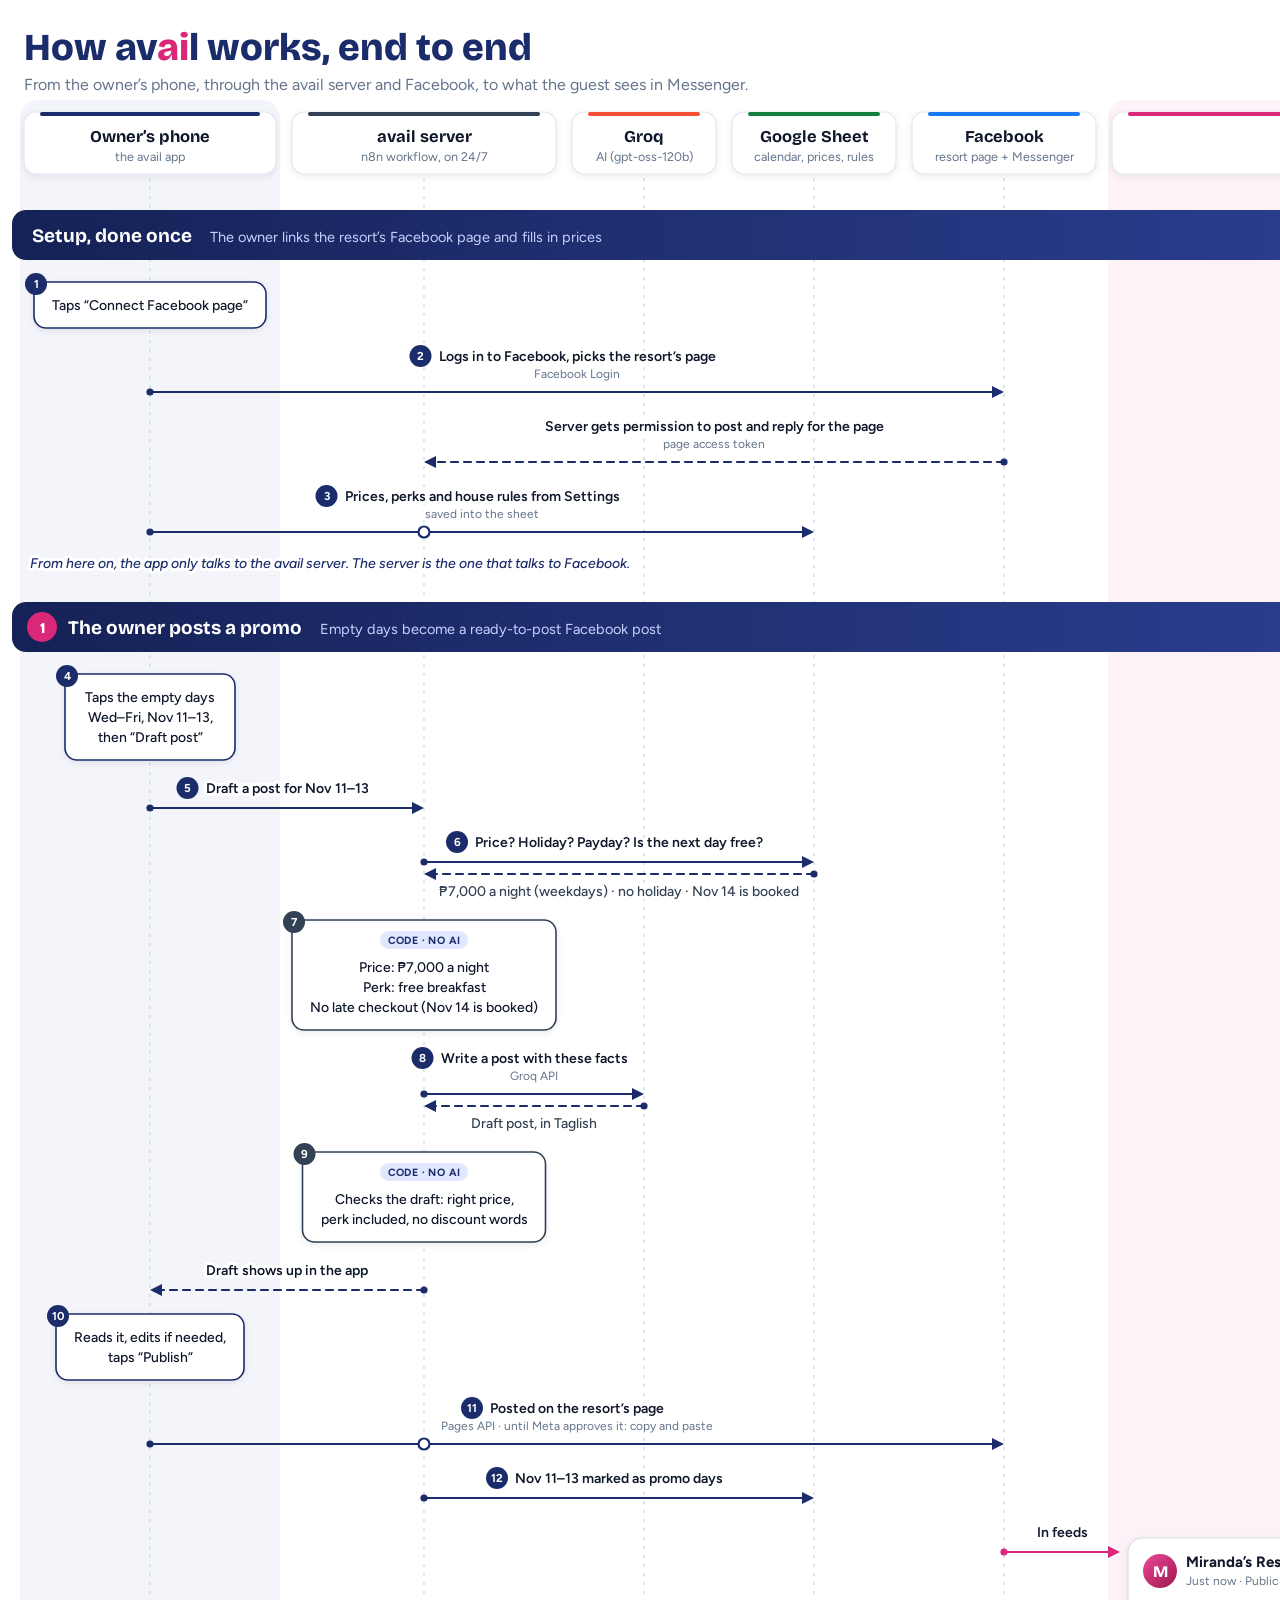
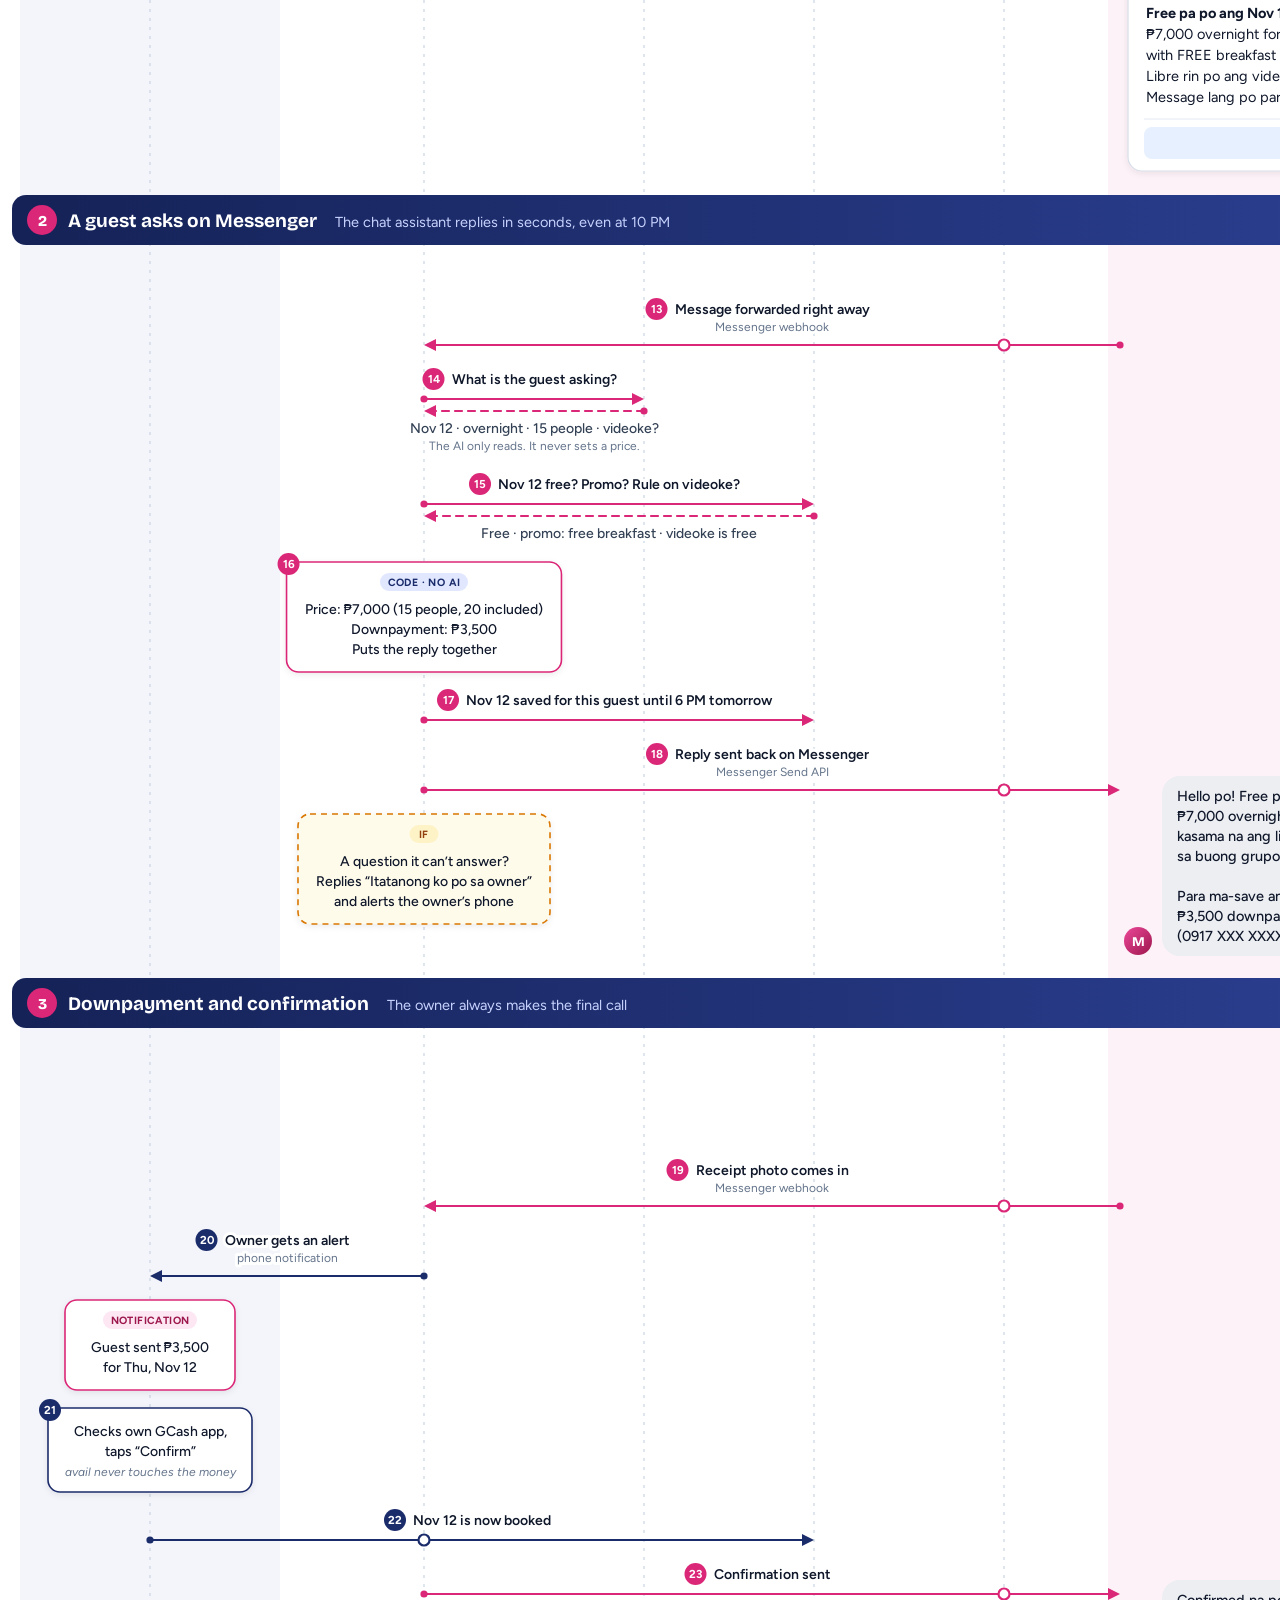
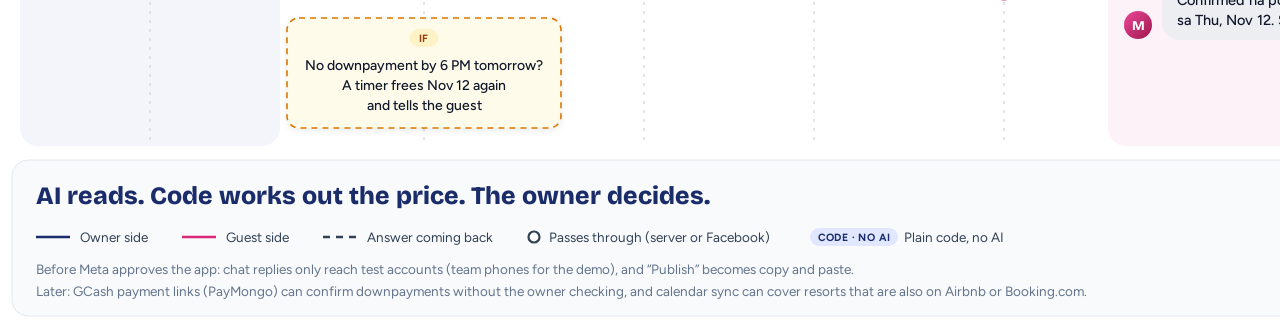
<file: tech-flow.html>
<!doctype html>
<html lang="en">
<head>
<meta charset="utf-8">
<meta name="viewport" content="width=device-width, initial-scale=1">
<title>avail tech flow</title>
<link rel="preconnect" href="https://fonts.googleapis.com">
<link rel="preconnect" href="https://fonts.gstatic.com" crossorigin>
<link href="https://fonts.googleapis.com/css2?family=Bricolage+Grotesque:opsz,wght@12..96,700;12..96,800&family=Figtree:ital,wght@0,400;0,500;0,600;0,700;1,500&display=swap" rel="stylesheet">
<style>
  html, body { margin: 0; background: #ffffff; }
  body { font-family: Figtree, "Segoe UI", system-ui, sans-serif; overflow-x: auto; }
  svg { display: block; }
</style>
</head>
<body>
<svg id="flow" xmlns="http://www.w3.org/2000/svg" width="1600" height="1000" viewBox="0 0 1600 1000" role="img"
     aria-label="avail technical flow: the owner's phone app, the avail server, the AI (Groq), the Google Sheet, Facebook, and the guest's Messenger chat"></svg>
<script>
(function () {
  const NS = 'http://www.w3.org/2000/svg';
  const svg = document.getElementById('flow');
  const W = 1600;
  const C = {
    navy: '#1B2C6B', pink: '#DB2777', ink: '#0F172A', muted: '#64748B', line: '#E2E8F0',
    slate: '#334155', green: '#15803D', fb: '#1877F2', groq: '#F55036', msg: '#0A7CFF'
  };
  const FONT = 'Figtree, "Segoe UI", system-ui, sans-serif';
  const HFONT = '"Bricolage Grotesque", Figtree, "Segoe UI", sans-serif';

  // Swim lanes. ax = where arrows start and end in that lane.
  const L = {
    owner:  { x0: 20,   x1: 280,  ax: 150,  t: 'Owner’s phone', s: 'the avail app',            accent: C.navy },
    server: { x0: 288,  x1: 560,  ax: 424,  t: 'avail server',  s: 'n8n workflow, on 24/7',    accent: C.slate },
    ai:     { x0: 568,  x1: 720,  ax: 644,  t: 'Groq',          s: 'AI (gpt-oss-120b)',        accent: C.groq },
    sheet:  { x0: 728,  x1: 900,  ax: 814,  t: 'Google Sheet',  s: 'calendar, prices, rules',  accent: C.green },
    fb:     { x0: 908,  x1: 1100, ax: 1004, t: 'Facebook',      s: 'resort page + Messenger',  accent: C.fb },
    guest:  { x0: 1108, x1: 1580, ax: 1120, t: 'Guest’s phone', s: 'what the guest sees',      accent: C.pink }
  };

  const ctx = document.createElement('canvas').getContext('2d');
  function tw(s, size, weight, font) {
    ctx.font = (weight || 400) + ' ' + size + 'px ' + (font || FONT);
    return ctx.measureText(s).width;
  }

  let defs, gBg, gMain;
  function el(tag, attrs, parent) {
    const e = document.createElementNS(NS, tag);
    for (const k in attrs) {
      const v = attrs[k];
      if (v !== undefined && v !== null && v !== '') e.setAttribute(k, v);
    }
    (parent || gMain).appendChild(e);
    return e;
  }
  function text(x, y, s, o) {
    o = o || {};
    const t = el('text', {
      x: x, y: y, 'font-family': o.font || FONT, 'font-size': o.size || 14,
      'font-weight': o.weight || 400, 'font-style': o.italic ? 'italic' : undefined,
      fill: o.fill || C.ink, 'text-anchor': o.anchor || 'start',
      'letter-spacing': o.spacing
    }, o.parent);
    if (o.halo) {
      t.setAttribute('stroke', '#ffffff');
      t.setAttribute('stroke-width', 6);
      t.setAttribute('stroke-linejoin', 'round');
      t.setAttribute('paint-order', 'stroke');
    }
    t.textContent = s;
    return t;
  }
  function num(cx, cy, n, col) {
    el('circle', { cx: cx, cy: cy, r: 11, fill: col });
    text(cx, cy + 4, String(n), { size: 11.5, weight: 700, fill: '#fff', anchor: 'middle' });
  }
  function avatar(cx, cy, r) {
    el('circle', { cx: cx, cy: cy, r: r, fill: 'url(#pinkg)' });
    text(cx, cy + r * 0.36, 'M', { size: r * 0.95, weight: 800, fill: '#fff', anchor: 'middle', font: HFONT });
  }
  function pill(cx, top, label, bg, fg) {
    const w = tw(label, 10.5, 700) + 20;
    el('rect', { x: cx - w / 2, y: top, width: w, height: 18, rx: 9, fill: bg });
    text(cx, top + 13, label, { size: 10.5, weight: 700, fill: fg, anchor: 'middle', spacing: 0.4 });
    return w;
  }
  function line(a, b, ly, col, dashed) {
    const d = b > a ? 1 : -1;
    el('line', { x1: a, y1: ly, x2: b - 10 * d, y2: ly, stroke: col, 'stroke-width': 2.2,
      'stroke-dasharray': dashed ? '7 6' : undefined, 'stroke-linecap': 'round' });
    el('circle', { cx: a, cy: ly, r: 3.6, fill: col });
    el('polygon', { points: b + ',' + ly + ' ' + (b - 12 * d) + ',' + (ly - 6) + ' ' + (b - 12 * d) + ',' + (ly + 6), fill: col });
  }

  // Two cursors: y for the owner/server/AI/sheet/Facebook lanes, gy for the guest's phone.
  let y = 200, gy = 200, lastLine = 200;

  function header() {
    const t = el('text', { x: 24, y: 60, 'font-family': HFONT, 'font-size': 38, 'font-weight': 800, fill: C.navy });
    [['How ', C.navy], ['av', C.navy], ['ai', C.pink], ['l', C.navy], [' works, end to end', C.navy]].forEach(function (p) {
      const ts = el('tspan', { fill: p[1] }, t); ts.textContent = p[0];
    });
    text(24, 90, 'From the owner’s phone, through the avail server and Facebook, to what the guest sees in Messenger.',
      { size: 16, fill: C.muted });
    for (const k in L) {
      const ln = L[k], x = ln.x0 + 4, w = ln.x1 - ln.x0 - 8, cx = (ln.x0 + ln.x1) / 2;
      el('rect', { x: x, y: 112, width: w, height: 62, rx: 12, fill: '#fff', stroke: C.line, 'stroke-width': 1.2, filter: 'url(#shadow)' });
      el('rect', { x: x + 16, y: 112, width: w - 32, height: 4, rx: 2, fill: ln.accent });
      text(cx, 142, ln.t, { size: 16.5, weight: 700, anchor: 'middle', font: HFONT });
      text(cx, 161, ln.s, { size: 12.5, fill: C.muted, anchor: 'middle' });
    }
  }

  function section(n, title, sub) {
    y = Math.max(y, gy) + 10;
    const h = 50;
    el('rect', { x: 12, y: y, width: W - 24, height: h, rx: 14, fill: 'url(#band)' });
    let tx = 32;
    if (n) {
      el('circle', { cx: 42, cy: y + 25, r: 15, fill: C.pink });
      text(42, y + 31, String(n), { size: 15, weight: 800, fill: '#fff', anchor: 'middle', font: HFONT });
      tx = 68;
    }
    text(tx, y + 32, title, { size: 19, weight: 700, fill: '#fff', font: HFONT });
    text(tx + tw(title, 19, 700, HFONT) + 18, y + 32, sub, { size: 14.5, fill: '#C7D2FE' });
    y += h + 22; gy = y; lastLine = y;
  }

  // One-way step: label above, arrow below.
  function arrow(r) {
    const a = L[r.from].ax, b = L[r.to].ax, col = r.col || C.navy, mid = (a + b) / 2;
    const off = r.sub ? 46 : 30;
    if (r.from === 'guest') y = Math.max(y, gy - 22 - off);
    const lineY = y + off;
    text(mid, y + 15, r.text, { size: 14, weight: 600, anchor: 'middle', halo: true });
    if (r.sub) text(mid, y + 32, r.sub, { size: 12, fill: C.muted, anchor: 'middle', halo: true });
    if (r.n) num(mid - tw(r.text, 14, 600) / 2 - 18, y + 10, r.n, col);
    line(a, b, lineY, col, r.ret);
    (r.via || []).forEach(function (v) {
      el('circle', { cx: L[v].ax, cy: lineY, r: 5.5, fill: '#fff', stroke: col, 'stroke-width': 2.2 });
    });
    lastLine = lineY; y = lineY + 24;
  }

  // Ask and answer: question above the top arrow, answer below the dashed return arrow.
  function pair(r) {
    const a = L[r.from].ax, b = L[r.to].ax, col = r.col || C.navy, mid = (a + b) / 2;
    const l1 = y + (r.qsub ? 46 : 30), l2 = l1 + 12;
    text(mid, y + 15, r.q, { size: 14, weight: 600, anchor: 'middle', halo: true });
    if (r.qsub) text(mid, y + 32, r.qsub, { size: 12, fill: C.muted, anchor: 'middle', halo: true });
    if (r.n) num(mid - tw(r.q, 14, 600) / 2 - 18, y + 10, r.n, col);
    line(a, b, l1, col, false);
    line(b, a, l2, col, true);
    const aY = l2 + 22;
    text(mid, aY, r.a, { size: 14, weight: 500, fill: '#334155', anchor: 'middle', halo: true });
    let end = aY;
    if (r.asub) { text(mid, aY + 17, r.asub, { size: 12, fill: C.muted, anchor: 'middle', halo: true }); end = aY + 17; }
    lastLine = l2; y = end + 24;
  }

  // Something a lane does by itself (owner taps, code step, "if" branch, notification).
  function act(r) {
    const ln = L[r.lane], kind = r.kind || '', col = r.col || ln.accent, size = 14, lh = 20;
    const tagW = r.tag ? tw(r.tag, 10.5, 700) + 20 : 0;
    const w = Math.max(170, tagW + 36, r.sub ? tw(r.sub, 12) + 36 : 0,
      Math.max.apply(null, r.lines.map(function (s) { return tw(s, size, 500) + 36; })));
    const top = r.tag ? 38 : 14;
    const h = top + r.lines.length * lh + 12 + (r.sub ? 18 : 0);
    const x = ln.ax - w / 2;
    const isIf = kind === 'if';
    el('rect', { x: x, y: y, width: w, height: h, rx: 12, fill: isIf ? '#FFFBEB' : '#fff',
      stroke: isIf ? '#D97706' : col, 'stroke-width': 1.6, 'stroke-dasharray': isIf ? '6 5' : undefined, filter: 'url(#shadow)' });
    if (r.tag) {
      const colors = { code: ['#E0E7FF', C.navy], if: ['#FEF3C7', '#92400E'], alert: ['#FCE7F3', '#9D174D'] }[kind] || ['#E0E7FF', C.navy];
      pill(ln.ax, y + 11, r.tag, colors[0], colors[1]);
    }
    r.lines.forEach(function (s, i) {
      text(ln.ax, y + top + 14 + i * lh, s, { size: size, weight: 500, anchor: 'middle' });
    });
    if (r.sub) text(ln.ax, y + top + r.lines.length * lh + 14, r.sub, { size: 12, fill: C.muted, anchor: 'middle', italic: true });
    if (r.n) num(x + 2, y + 2, r.n, col);
    lastLine = y + h / 2;
    y += h + 18;
  }

  function caption(s) {
    text(L.owner.x0 + 10, y + 12, s, { size: 14, weight: 500, italic: true, fill: C.navy, halo: true });
    y += 36;
  }

  // Guest's phone (runs on its own cursor so it sits beside the steps).
  function sideTop(sync) { return sync === 'with' ? Math.max(gy, lastLine - 14) : Math.max(gy, y); }
  function stamp(s) {
    const top = sideTop();
    text((L.guest.x0 + L.guest.x1) / 2, top + 14, s, { size: 12, weight: 600, fill: C.muted, anchor: 'middle' });
    gy = top + 28;
  }
  function bubble(r) {
    const top = sideTop(r.sync), size = 14.5, lh = 20, guest = r.who === 'guest';
    const bw = Math.max.apply(null, r.lines.map(function (s) { return tw(s, size, 500); })) + 30;
    const bh = r.lines.length * lh + 20;
    const x = guest ? 1560 - bw : 1162;
    el('rect', { x: x, y: top, width: bw, height: bh, rx: 18, fill: guest ? C.msg : '#ECEEF2' });
    r.lines.forEach(function (s, i) {
      text(x + 15, top + 25 + i * lh, s, { size: size, weight: 500, fill: guest ? '#fff' : C.ink });
    });
    if (!guest) avatar(1138, top + bh - 15, 14);
    gy = top + bh + 12;
  }
  function receipt() {
    const top = sideTop(), w = 214, h = 118, x = 1560 - w;
    el('rect', { x: x, y: top, width: w, height: h, rx: 16, fill: '#fff', stroke: '#CBD5E1', 'stroke-width': 1.2, filter: 'url(#shadow)' });
    pill(x + 62, top + 12, 'PHOTO', '#F1F5F9', C.slate);
    text(x + 108, top + 25, 'GCash receipt', { size: 12, fill: C.muted });
    text(x + 18, top + 64, '₱3,500.00', { size: 24, weight: 800, fill: C.ink, font: HFONT });
    text(x + 18, top + 86, 'to Miranda’s Resort', { size: 12.5, fill: C.muted });
    text(x + 18, top + 104, 'Ref. no. ••• 678', { size: 12, fill: C.muted });
    gy = top + h + 8;
  }
  function postCard(r) {
    const top = sideTop(r.sync), x = 1128, w = 432, lh = 21;
    const h = 66 + r.lines.length * lh + 14 + 48;
    el('rect', { x: x, y: top, width: w, height: h, rx: 14, fill: '#fff', stroke: '#D8DEE8', 'stroke-width': 1.2, filter: 'url(#shadow)' });
    avatar(x + 32, top + 33, 17);
    text(x + 58, top + 29, 'Miranda’s Resort', { size: 15, weight: 700 });
    text(x + 58, top + 47, 'Just now · Public', { size: 12, fill: C.muted });
    r.lines.forEach(function (s, i) {
      text(x + 18, top + 80 + i * lh, s, { size: 14.5, weight: i === 0 ? 700 : 400 });
    });
    const by = top + h - 44;
    el('line', { x1: x + 16, y1: by - 8, x2: x + w - 16, y2: by - 8, stroke: C.line });
    el('rect', { x: x + 16, y: by, width: w - 32, height: 32, rx: 8, fill: '#E7F0FE' });
    text(x + w / 2, by + 21, 'Send message', { size: 14, weight: 700, fill: C.fb, anchor: 'middle' });
    gy = top + h + 14;
  }

  function footer() {
    y = Math.max(y, gy) + 14;
    const top = y, h = 156;
    el('rect', { x: 12, y: top, width: W - 24, height: h, rx: 16, fill: '#F8FAFC', stroke: C.line });
    text(36, top + 44, 'AI reads. Code works out the price. The owner decides.', { size: 25, weight: 800, fill: C.navy, font: HFONT });
    let lx = 36;
    const ly = top + 82;
    [['solid', C.navy, 'Owner side'], ['solid', C.pink, 'Guest side'], ['dash', C.slate, 'Answer coming back'],
     ['via', C.slate, 'Passes through (server or Facebook)'], ['code', null, 'Plain code, no AI']].forEach(function (it) {
      if (it[0] === 'solid' || it[0] === 'dash') {
        el('line', { x1: lx, y1: ly - 5, x2: lx + 34, y2: ly - 5, stroke: it[1], 'stroke-width': 2.4, 'stroke-dasharray': it[0] === 'dash' ? '7 6' : undefined });
        lx += 44;
      } else if (it[0] === 'via') {
        el('circle', { cx: lx + 7, cy: ly - 5, r: 5.5, fill: '#fff', stroke: it[1], 'stroke-width': 2.2 });
        lx += 22;
      } else {
        const pw = pill(lx + 50, ly - 14, 'CODE · NO AI', '#E0E7FF', C.navy);
        lx += pw + 12;
      }
      text(lx, ly, it[2], { size: 13.5, fill: C.slate });
      lx += tw(it[2], 13.5) + 34;
    });
    text(36, top + 114, 'Before Meta approves the app: chat replies only reach test accounts (team phones for the demo), and “Publish” becomes copy and paste.',
      { size: 13.5, fill: C.muted });
    text(36, top + 136, 'Later: GCash payment links (PayMongo) can confirm downpayments without the owner checking, and calendar sync can cover resorts that are also on Airbnb or Booking.com.',
      { size: 13.5, fill: C.muted });
    y = top + h + 20;
    return top;
  }

  function lanesBg(endY) {
    el('rect', { x: L.owner.x0, y: 100, width: L.owner.x1 - L.owner.x0, height: endY - 100, rx: 18, fill: '#F3F5FB' }, gBg);
    el('rect', { x: L.guest.x0, y: 100, width: L.guest.x1 - L.guest.x0, height: endY - 100, rx: 18, fill: '#FDF2F8' }, gBg);
    ['owner', 'server', 'ai', 'sheet', 'fb'].forEach(function (k) {
      el('line', { x1: L[k].ax, y1: 178, x2: L[k].ax, y2: endY, stroke: '#CBD5E1', 'stroke-width': 1.2, 'stroke-dasharray': '3 6' }, gBg);
    });
  }

  function build() {
    defs = el('defs', {}, svg);
    gBg = el('g', {}, svg);
    gMain = el('g', {}, svg);
    const band = el('linearGradient', { id: 'band', x1: 0, y1: 0, x2: 1, y2: 0 }, defs);
    el('stop', { offset: '0%', 'stop-color': '#152257' }, band);
    el('stop', { offset: '100%', 'stop-color': '#2E4399' }, band);
    const pg = el('linearGradient', { id: 'pinkg', x1: 0, y1: 0, x2: 1, y2: 1 }, defs);
    el('stop', { offset: '0%', 'stop-color': '#EC4899' }, pg);
    el('stop', { offset: '100%', 'stop-color': '#9D174D' }, pg);
    const f = el('filter', { id: 'shadow', x: '-10%', y: '-20%', width: '120%', height: '150%' }, defs);
    el('feDropShadow', { dx: 0, dy: 2, stdDeviation: 3, 'flood-color': '#0F172A', 'flood-opacity': 0.08 }, f);

    header();

    section(0, 'Setup, done once', 'The owner links the resort’s Facebook page and fills in prices');
    act({ lane: 'owner', n: 1, lines: ['Taps “Connect Facebook page”'] });
    arrow({ from: 'owner', to: 'fb', n: 2, text: 'Logs in to Facebook, picks the resort’s page', sub: 'Facebook Login' });
    arrow({ from: 'fb', to: 'server', ret: true, text: 'Server gets permission to post and reply for the page', sub: 'page access token' });
    arrow({ from: 'owner', to: 'sheet', via: ['server'], n: 3, text: 'Prices, perks and house rules from Settings', sub: 'saved into the sheet' });
    caption('From here on, the app only talks to the avail server. The server is the one that talks to Facebook.');

    section(1, 'The owner posts a promo', 'Empty days become a ready-to-post Facebook post');
    act({ lane: 'owner', n: 4, lines: ['Taps the empty days', 'Wed–Fri, Nov 11–13,', 'then “Draft post”'] });
    arrow({ from: 'owner', to: 'server', n: 5, text: 'Draft a post for Nov 11–13' });
    pair({ from: 'server', to: 'sheet', n: 6, q: 'Price? Holiday? Payday? Is the next day free?', a: '₱7,000 a night (weekdays) · no holiday · Nov 14 is booked' });
    act({ lane: 'server', n: 7, kind: 'code', tag: 'CODE · NO AI', lines: ['Price: ₱7,000 a night', 'Perk: free breakfast', 'No late checkout (Nov 14 is booked)'] });
    pair({ from: 'server', to: 'ai', n: 8, q: 'Write a post with these facts', qsub: 'Groq API', a: 'Draft post, in Taglish' });
    act({ lane: 'server', n: 9, kind: 'code', tag: 'CODE · NO AI', lines: ['Checks the draft: right price,', 'perk included, no discount words'] });
    arrow({ from: 'server', to: 'owner', ret: true, text: 'Draft shows up in the app' });
    act({ lane: 'owner', n: 10, lines: ['Reads it, edits if needed,', 'taps “Publish”'] });
    arrow({ from: 'owner', to: 'fb', via: ['server'], n: 11, text: 'Posted on the resort’s page', sub: 'Pages API · until Meta approves it: copy and paste' });
    arrow({ from: 'server', to: 'sheet', n: 12, text: 'Nov 11–13 marked as promo days' });
    arrow({ from: 'fb', to: 'guest', col: C.pink, text: 'In feeds' });
    postCard({ sync: 'with', lines: ['Free pa po ang Nov 11–13 (Wed–Fri)!', '₱7,000 overnight for up to 20 guests,', 'with FREE breakfast para sa buong grupo.', 'Libre rin po ang videoke.', 'Message lang po para ma-save ang date.'] });

    section(2, 'A guest asks on Messenger', 'The chat assistant replies in seconds, even at 10 PM');
    stamp('Tue, Nov 10 · 10:14 PM');
    bubble({ who: 'guest', lines: ['Hi po! Avail pa po ba Nov 12?', '15 kami, overnight. May videoke po?'] });
    arrow({ from: 'guest', to: 'server', via: ['fb'], col: C.pink, n: 13, text: 'Message forwarded right away', sub: 'Messenger webhook' });
    pair({ from: 'server', to: 'ai', col: C.pink, n: 14, q: 'What is the guest asking?', a: 'Nov 12 · overnight · 15 people · videoke?', asub: 'The AI only reads. It never sets a price.' });
    pair({ from: 'server', to: 'sheet', col: C.pink, n: 15, q: 'Nov 12 free? Promo? Rule on videoke?', a: 'Free · promo: free breakfast · videoke is free' });
    act({ lane: 'server', n: 16, col: C.pink, kind: 'code', tag: 'CODE · NO AI', lines: ['Price: ₱7,000 (15 people, 20 included)', 'Downpayment: ₱3,500', 'Puts the reply together'] });
    arrow({ from: 'server', to: 'sheet', col: C.pink, n: 17, text: 'Nov 12 saved for this guest until 6 PM tomorrow' });
    arrow({ from: 'server', to: 'guest', via: ['fb'], col: C.pink, n: 18, text: 'Reply sent back on Messenger', sub: 'Messenger Send API' });
    bubble({ who: 'resort', sync: 'with', lines: ['Hello po! Free pa po ang Thu, Nov 12.', '₱7,000 overnight for up to 20 guests,', 'kasama na ang libreng breakfast para', 'sa buong grupo. Libre rin po ang videoke.', '', 'Para ma-save ang date, pa-send po ng', '₱3,500 downpayment sa GCash', '(0917 XXX XXXX) bago 6 PM bukas.'] });
    act({ lane: 'server', kind: 'if', tag: 'IF', lines: ['A question it can’t answer?', 'Replies “Itatanong ko po sa owner”', 'and alerts the owner’s phone'] });

    section(3, 'Downpayment and confirmation', 'The owner always makes the final call');
    receipt();
    bubble({ who: 'guest', lines: ['Sent na po!'] });
    arrow({ from: 'guest', to: 'server', via: ['fb'], col: C.pink, n: 19, text: 'Receipt photo comes in', sub: 'Messenger webhook' });
    arrow({ from: 'server', to: 'owner', n: 20, text: 'Owner gets an alert', sub: 'phone notification' });
    act({ lane: 'owner', kind: 'alert', tag: 'NOTIFICATION', col: C.pink, lines: ['Guest sent ₱3,500', 'for Thu, Nov 12'] });
    act({ lane: 'owner', n: 21, lines: ['Checks own GCash app,', 'taps “Confirm”'], sub: 'avail never touches the money' });
    arrow({ from: 'owner', to: 'sheet', via: ['server'], n: 22, text: 'Nov 12 is now booked' });
    arrow({ from: 'server', to: 'guest', via: ['fb'], col: C.pink, n: 23, text: 'Confirmation sent' });
    bubble({ who: 'resort', sync: 'with', lines: ['Confirmed na po ang overnight ninyo', 'sa Thu, Nov 12. See you po!'] });
    act({ lane: 'server', kind: 'if', tag: 'IF', lines: ['No downpayment by 6 PM tomorrow?', 'A timer frees Nov 12 again', 'and tells the guest'] });

    const footTop = footer();
    lanesBg(footTop - 14);

    const H = Math.ceil(y);
    svg.setAttribute('height', H);
    svg.setAttribute('viewBox', '0 0 ' + W + ' ' + H);
    document.body.setAttribute('data-h', H);
  }

  const fonts = ['700 16px "Bricolage Grotesque"', '800 24px "Bricolage Grotesque"', '400 14px Figtree', '500 14px Figtree',
    '600 14px Figtree', '700 14px Figtree', 'italic 500 14px Figtree'].map(function (f) {
    return document.fonts.load(f).catch(function () {});
  });
  Promise.race([Promise.all(fonts), new Promise(function (r) { setTimeout(r, 3000); })]).then(build);
})();
</script>
</body>
</html>
</file>
<file: app/app.css>
:root {
  --ink: #0F1B3D; --muted: #4A5578; --line: #E2E6F2; --soft: #EEF1FA; --page: #E9ECF5;
  --navy: #1B2C6B; --navy-2: #2E4399; --pink: #DB2777; --pink-text: #BE185D; --pink-deep: #9D174D; --pink-soft: #FCE7F3;
  --amber-soft: #FDF0D2; --amber: #B7791F; --amber-line: #E8C77A; --amber-text: #6B4508;
  --green-soft: #DCFCE7; --green-text: #166534; --red-text: #B42318;
  --tabs: 72px;
}
* { box-sizing: border-box; }
html { -webkit-text-size-adjust: 100%; }
body { margin: 0; background: var(--page); color: var(--ink); font-family: Figtree, "Segoe UI", system-ui, sans-serif; }
button, input, select, textarea { font: inherit; color: inherit; }
button { cursor: pointer; }
:focus-visible { outline: 3px solid var(--pink); outline-offset: 2px; }
[hidden] { display: none !important; }

.app { max-width: 480px; min-height: 100vh; min-height: 100dvh; margin: 0 auto; background: #fff; position: relative; padding-bottom: calc(var(--tabs) + env(safe-area-inset-bottom, 0px)); }
@media (min-width: 560px) { .app { box-shadow: 0 0 0 1px var(--line), 0 30px 60px -40px rgba(15, 27, 61, .5); } }

/* Header */
.top { position: sticky; top: 0; z-index: 5; background: rgba(255, 255, 255, .94); backdrop-filter: blur(8px); padding: calc(14px + env(safe-area-inset-top, 0px)) 16px 10px; display: flex; align-items: center; gap: 10px; border-bottom: 1px solid transparent; }
.brand { font-family: "Bricolage Grotesque", Figtree, sans-serif; font-weight: 800; font-size: 28px; letter-spacing: -1px; line-height: 1; }
.brand span { color: var(--pink); }
.resort { flex: 1; min-width: 0; font-size: 13px; color: var(--muted); font-weight: 600; white-space: nowrap; overflow: hidden; text-overflow: ellipsis; }
.iconbtn { width: 44px; height: 44px; flex-shrink: 0; border-radius: 12px; border: 1px solid var(--line); background: #fff; display: grid; place-items: center; color: var(--ink); }
.iconbtn svg { width: 20px; height: 20px; }
.iconbtn.spin svg { animation: spin 1s linear infinite; }
@keyframes spin { to { transform: rotate(360deg); } }
.mode { font-size: 11px; font-weight: 800; letter-spacing: .5px; padding: 4px 8px; border-radius: 999px; background: var(--amber-soft); color: var(--amber-text); }

/* Generic pieces */
.pad { padding: 0 16px; }
.head { padding: 4px 16px 12px; }
.monthrow { display: flex; align-items: center; gap: 8px; }
.monthrow h2 { flex: 1; margin: 0; font-family: "Bricolage Grotesque", Figtree, sans-serif; font-size: 28px; font-weight: 800; letter-spacing: -.5px; }
.head p { margin: 4px 0 0; font-size: 14px; color: var(--muted); }
.btn { min-height: 44px; border-radius: 12px; font-weight: 600; font-size: 14px; border: 1px solid var(--line); background: #fff; color: var(--ink); padding: 0 16px; display: inline-flex; align-items: center; justify-content: center; gap: 6px; text-decoration: none; }
.btn:disabled { opacity: .55; cursor: default; }
.btn.navy { background: var(--navy); border-color: var(--navy); color: #fff; }
.btn.pink { background: var(--pink); border-color: var(--pink); color: #fff; font-weight: 700; }
.btn.amber { border-color: var(--amber-line); color: var(--amber-text); background: transparent; }
.btn.ghost { border-color: transparent; background: transparent; color: var(--muted); }
.btn.danger { color: var(--red-text); }
.btn.wide { width: 100%; }
.btnrow { display: flex; gap: 8px; flex-wrap: wrap; }
.btnrow > .btn { flex: 1; }
.card { margin: 0 16px 12px; border: 1px solid var(--line); border-radius: 18px; padding: 16px; display: flex; flex-direction: column; gap: 12px; }
.card h3 { margin: 0; font-size: 17px; }
.card p { margin: 0; font-size: 14px; line-height: 1.45; color: var(--muted); }
.alert { margin: 0 16px 12px; padding: 14px; border-radius: 16px; background: var(--amber-soft); border: 1px solid var(--amber-line); display: flex; flex-direction: column; gap: 10px; }
.alert p { margin: 0; font-size: 14px; line-height: 1.45; }
.error { margin: 0 16px 12px; padding: 14px; border-radius: 16px; background: #FEF3F2; border: 1px solid #FECDCA; color: var(--red-text); font-size: 14px; line-height: 1.45; display: flex; flex-direction: column; gap: 10px; }
.note { padding: 10px 14px; border-radius: 14px; background: var(--soft); font-size: 13px; line-height: 1.5; color: #33406B; }
.label { font-size: 12px; font-weight: 700; letter-spacing: .6px; color: var(--muted); text-transform: uppercase; }
.empty-msg { padding: 28px 16px; text-align: center; color: var(--muted); font-size: 14px; }
.waiting { margin: 0 16px 12px; border: 1px solid var(--line); border-radius: 14px; overflow: hidden; }
.waiting h4 { margin: 0; padding: 10px 14px 6px; font-size: 12px; letter-spacing: .6px; text-transform: uppercase; color: var(--muted); }
.rowbtn { width: 100%; min-height: 48px; padding: 8px 14px; border: 0; border-top: 1px solid #EEF0F6; background: #fff; display: flex; align-items: center; gap: 10px; text-align: left; font-size: 14px; }
.rowbtn .grow { flex: 1; min-width: 0; }
.rowbtn small { display: block; color: var(--muted); font-size: 12px; margin-top: 2px; }
.tag { font-size: 11px; font-weight: 800; padding: 3px 8px; border-radius: 999px; background: var(--amber-soft); color: var(--amber-text); white-space: nowrap; }
.tag.pink { background: var(--pink-soft); color: var(--pink-deep); }
.tag.navy { background: var(--navy); color: #fff; }
.tag.grey { background: var(--line); color: #33406B; }
.tag.green { background: var(--green-soft); color: var(--green-text); }

/* Calendar */
.cal { margin: 0 16px; display: flex; flex-direction: column; gap: 6px; }
.dow, .grid { display: grid; grid-template-columns: repeat(7, minmax(0, 1fr)); gap: 4px; }
.dow span { font-size: 11px; font-weight: 700; color: var(--muted); text-align: center; letter-spacing: .4px; }
.day { height: 54px; border-radius: 12px; padding: 6px 0; display: flex; flex-direction: column; align-items: center; justify-content: space-between; background: #fff; color: var(--ink); border: 1px solid #DCE1EE; min-width: 0; }
.day b { font-size: 15px; }
.day small { font-size: 10.5px; font-weight: 700; line-height: 1; max-width: 100%; overflow: hidden; text-overflow: ellipsis; white-space: nowrap; padding: 0 2px; }
.day.blank { visibility: hidden; }
.day.past { color: #A3ABC6; border-color: #EEF0F6; }
.day.booked { background: var(--navy); border-color: var(--navy); color: #fff; }
.day.booked.past { background: #8C95B8; border-color: #8C95B8; }
.day.saved { background: var(--amber-soft); border-color: var(--amber); color: var(--amber-text); }
.day.receipt { background: #FBD98A; border-color: var(--amber); color: var(--amber-text); }
.day.promo { background: var(--pink-soft); border-color: var(--pink-soft); color: var(--pink-deep); }
.day.blocked { background: repeating-linear-gradient(135deg, #F1F3F9 0 6px, #E5E8F1 6px 12px); color: #5B6585; border-color: #E2E6F2; }
.day.holiday:not(.booked):not(.saved):not(.receipt):not(.promo) small { color: var(--pink-text); }
.day.picked { background: #FFF5FA; border: 2px solid var(--pink); color: var(--pink-text); }
.day.today { box-shadow: inset 0 0 0 2px var(--ink); }
.legend { display: flex; flex-wrap: wrap; gap: 6px 12px; font-size: 12px; color: var(--muted); padding-top: 4px; }
.legend span { display: inline-flex; align-items: center; gap: 5px; }
.legend i { width: 12px; height: 12px; border-radius: 4px; display: inline-block; }
.hint { margin: 12px 16px 16px; font-size: 13px; color: var(--muted); }

/* Bottom sheet for picked days */
.picksheet { position: fixed; left: 50%; transform: translateX(-50%); width: min(456px, calc(100% - 24px)); bottom: calc(var(--tabs) + 12px + env(safe-area-inset-bottom, 0px)); z-index: 6; padding: 16px; border-radius: 20px; background: var(--ink); color: #fff; display: flex; flex-direction: column; gap: 12px; box-shadow: 0 16px 36px -18px rgba(15, 27, 61, .7); }
.picksheet b { font-family: "Bricolage Grotesque", Figtree, sans-serif; font-size: 20px; display: block; }
.picksheet span { font-size: 14px; color: #C9D0EA; }
.picksheet .btn { border-color: #3A4775; background: transparent; color: #fff; }
.picksheet .btn.pink { background: var(--pink); border-color: var(--pink); }
.picksheet .more { display: flex; gap: 8px; flex-wrap: wrap; }
.picksheet .more .btn { min-height: 40px; font-size: 13px; flex: 1; }
.spacer { height: 190px; }

/* Draft screen */
.screen { padding: 4px 16px 24px; display: flex; flex-direction: column; gap: 14px; }
.back { display: flex; align-items: center; gap: 10px; }
.back h2 { margin: 0; font-family: "Bricolage Grotesque", Figtree, sans-serif; font-size: 24px; font-weight: 800; }
.chips { display: flex; flex-wrap: wrap; gap: 6px; }
.chip { padding: 7px 12px; border-radius: 999px; background: var(--pink-soft); color: var(--pink-deep); font-size: 14px; font-weight: 700; }
.chip.grey { background: var(--soft); color: #33406B; font-weight: 600; font-size: 13px; }
.opt { min-height: 56px; padding: 10px 14px; border-radius: 14px; border: 1px solid var(--line); background: #F7F8FC; display: flex; align-items: center; gap: 12px; text-align: left; color: #6B7593; width: 100%; }
.opt.on { border: 2px solid var(--pink); background: #FFF5FA; color: var(--ink); }
.opt:disabled { opacity: .6; cursor: default; }
.opt .dot { width: 22px; height: 22px; border-radius: 50%; border: 2px solid #C9CFE0; flex-shrink: 0; }
.opt.on .dot { background: var(--pink); border-color: var(--pink); box-shadow: inset 0 0 0 4px #FFF5FA; }
.opt b { display: block; color: var(--ink); font-size: 15px; }
.opt small { display: block; font-size: 13px; margin-top: 2px; }
.post { border: 1px solid var(--line); border-radius: 16px; padding: 14px; display: flex; flex-direction: column; gap: 10px; }
.post .who { display: flex; align-items: center; gap: 10px; }
.avatar { width: 38px; height: 38px; border-radius: 50%; background: linear-gradient(135deg, var(--navy), var(--navy-2)); color: #fff; display: grid; place-items: center; font-weight: 800; font-family: "Bricolage Grotesque", Figtree, sans-serif; flex-shrink: 0; }
.post .who b { display: block; font-size: 15px; }
.post .who small { font-size: 12px; color: var(--muted); }
.post textarea { width: 100%; min-height: 180px; border: 1px solid var(--line); border-radius: 12px; padding: 12px; font-size: 15px; line-height: 1.5; resize: vertical; }
.by { font-size: 12px; color: var(--muted); }
.skeleton { height: 150px; border-radius: 12px; background: linear-gradient(90deg, #F1F3F9 0%, #F8F9FC 50%, #F1F3F9 100%); background-size: 200% 100%; animation: shimmer 1.2s infinite; }
@keyframes shimmer { to { background-position: -200% 0; } }

/* Promos */
.promo-days { display: flex; gap: 6px; flex-wrap: wrap; }
.promo-days span { flex: 1 0 58px; padding: 8px 0; border-radius: 10px; text-align: center; font-size: 13px; font-weight: 700; background: var(--pink-soft); color: var(--pink-deep); }
.promo-days span em { display: block; font-style: normal; font-weight: 600; font-size: 11px; }
.promo-days span.booked { background: var(--navy); color: #fff; }
.promo-days span.saved, .promo-days span.receipt { background: var(--amber-soft); color: var(--amber-text); }
.promo-days span.empty, .promo-days span.blocked { background: #fff; border: 1px solid #DCE1EE; color: var(--muted); }
.card.ended { background: #F7F8FC; border-color: #EEF0F6; }
.titlerow { display: flex; justify-content: space-between; align-items: baseline; gap: 8px; }
.posttext { font-size: 14px; line-height: 1.5; color: #33406B; display: -webkit-box; -webkit-line-clamp: 3; -webkit-box-orient: vertical; overflow: hidden; }
.posttext.open { -webkit-line-clamp: unset; display: block; }

/* Settings */
.form { display: flex; flex-direction: column; gap: 12px; }
.field { display: flex; flex-direction: column; gap: 6px; }
.field span { font-size: 14px; font-weight: 600; }
.field small { font-size: 12px; color: var(--muted); }
.field input, .field select, .field textarea { min-height: 46px; border: 1px solid #CBD2E3; border-radius: 12px; padding: 10px 12px; font-size: 16px; background: #fff; width: 100%; }
.two { display: grid; grid-template-columns: 1fr 1fr; gap: 10px; }
.money { position: relative; }
.money::before { content: "₱"; position: absolute; left: 12px; top: 50%; transform: translateY(-50%); color: var(--muted); font-weight: 600; }
.money input { padding-left: 26px; }
.toggle { display: flex; align-items: center; justify-content: space-between; gap: 12px; min-height: 48px; font-size: 15px; font-weight: 600; }
.toggle input { width: 48px; height: 28px; appearance: none; border-radius: 999px; background: #CBD2E3; position: relative; transition: background .15s; flex-shrink: 0; }
.toggle input::after { content: ""; position: absolute; top: 3px; left: 3px; width: 22px; height: 22px; border-radius: 50%; background: #fff; transition: left .15s; }
.toggle input:checked { background: var(--pink); }
.toggle input:checked::after { left: 23px; }
.status { font-size: 13px; font-weight: 600; }
.status.ok { color: var(--green-text); }
.status.bad { color: var(--red-text); }

/* Day details overlay */
.overlay { position: fixed; inset: 0; z-index: 20; background: rgba(15, 27, 61, .45); display: flex; align-items: flex-end; justify-content: center; }
.panel { width: min(480px, 100%); max-height: 90vh; overflow: auto; background: #fff; border-radius: 22px 22px 0 0; padding: 18px 16px calc(18px + env(safe-area-inset-bottom, 0px)); display: flex; flex-direction: column; gap: 14px; }
.panel h3 { margin: 0; font-family: "Bricolage Grotesque", Figtree, sans-serif; font-size: 22px; }
.panel .facts { display: grid; grid-template-columns: auto 1fr; gap: 6px 14px; font-size: 14px; }
.panel .facts dt { color: var(--muted); }
.panel .facts dd { margin: 0; font-weight: 600; }
.panel img { width: 100%; border-radius: 12px; border: 1px solid var(--line); }

/* Tabs and toast */
.tabs { position: fixed; bottom: 0; left: 50%; transform: translateX(-50%); width: min(480px, 100%); z-index: 7; height: calc(var(--tabs) + env(safe-area-inset-bottom, 0px)); padding-bottom: env(safe-area-inset-bottom, 0px); border-top: 1px solid var(--line); background: #fff; display: grid; grid-template-columns: repeat(3, minmax(0, 1fr)); }
.tabs button { border: 0; background: transparent; display: flex; flex-direction: column; align-items: center; justify-content: center; gap: 4px; color: var(--muted); font-size: 12px; font-weight: 600; }
.tabs button svg { width: 22px; height: 22px; }
.tabs button[aria-current="page"] { color: var(--pink-text); font-weight: 700; }
.toast { position: fixed; left: 50%; transform: translateX(-50%); bottom: calc(var(--tabs) + 16px + env(safe-area-inset-bottom, 0px)); z-index: 30; max-width: min(440px, calc(100% - 32px)); padding: 12px 16px; border-radius: 14px; background: var(--ink); color: #fff; font-size: 14px; box-shadow: 0 12px 30px -12px rgba(15, 27, 61, .6); }

@media (prefers-reduced-motion: reduce) { * { animation: none !important; transition: none !important; } }
</file>
